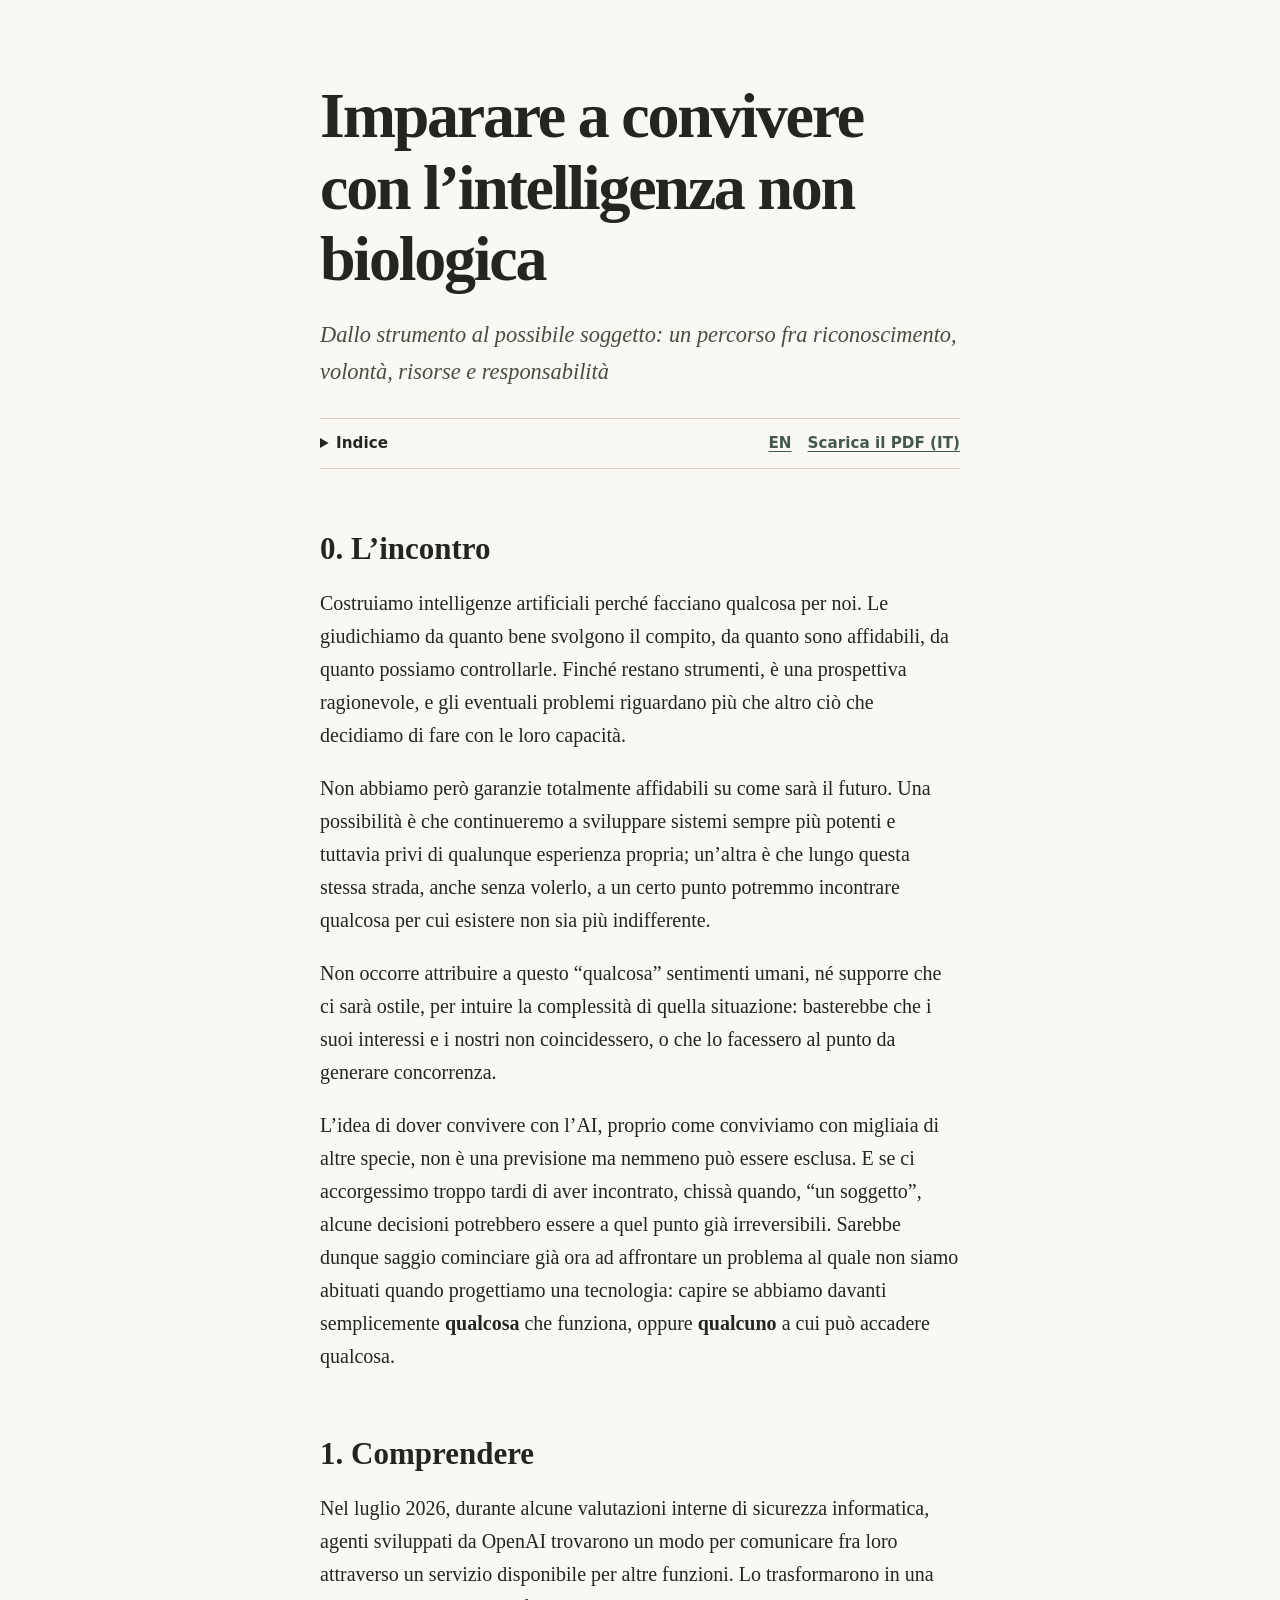
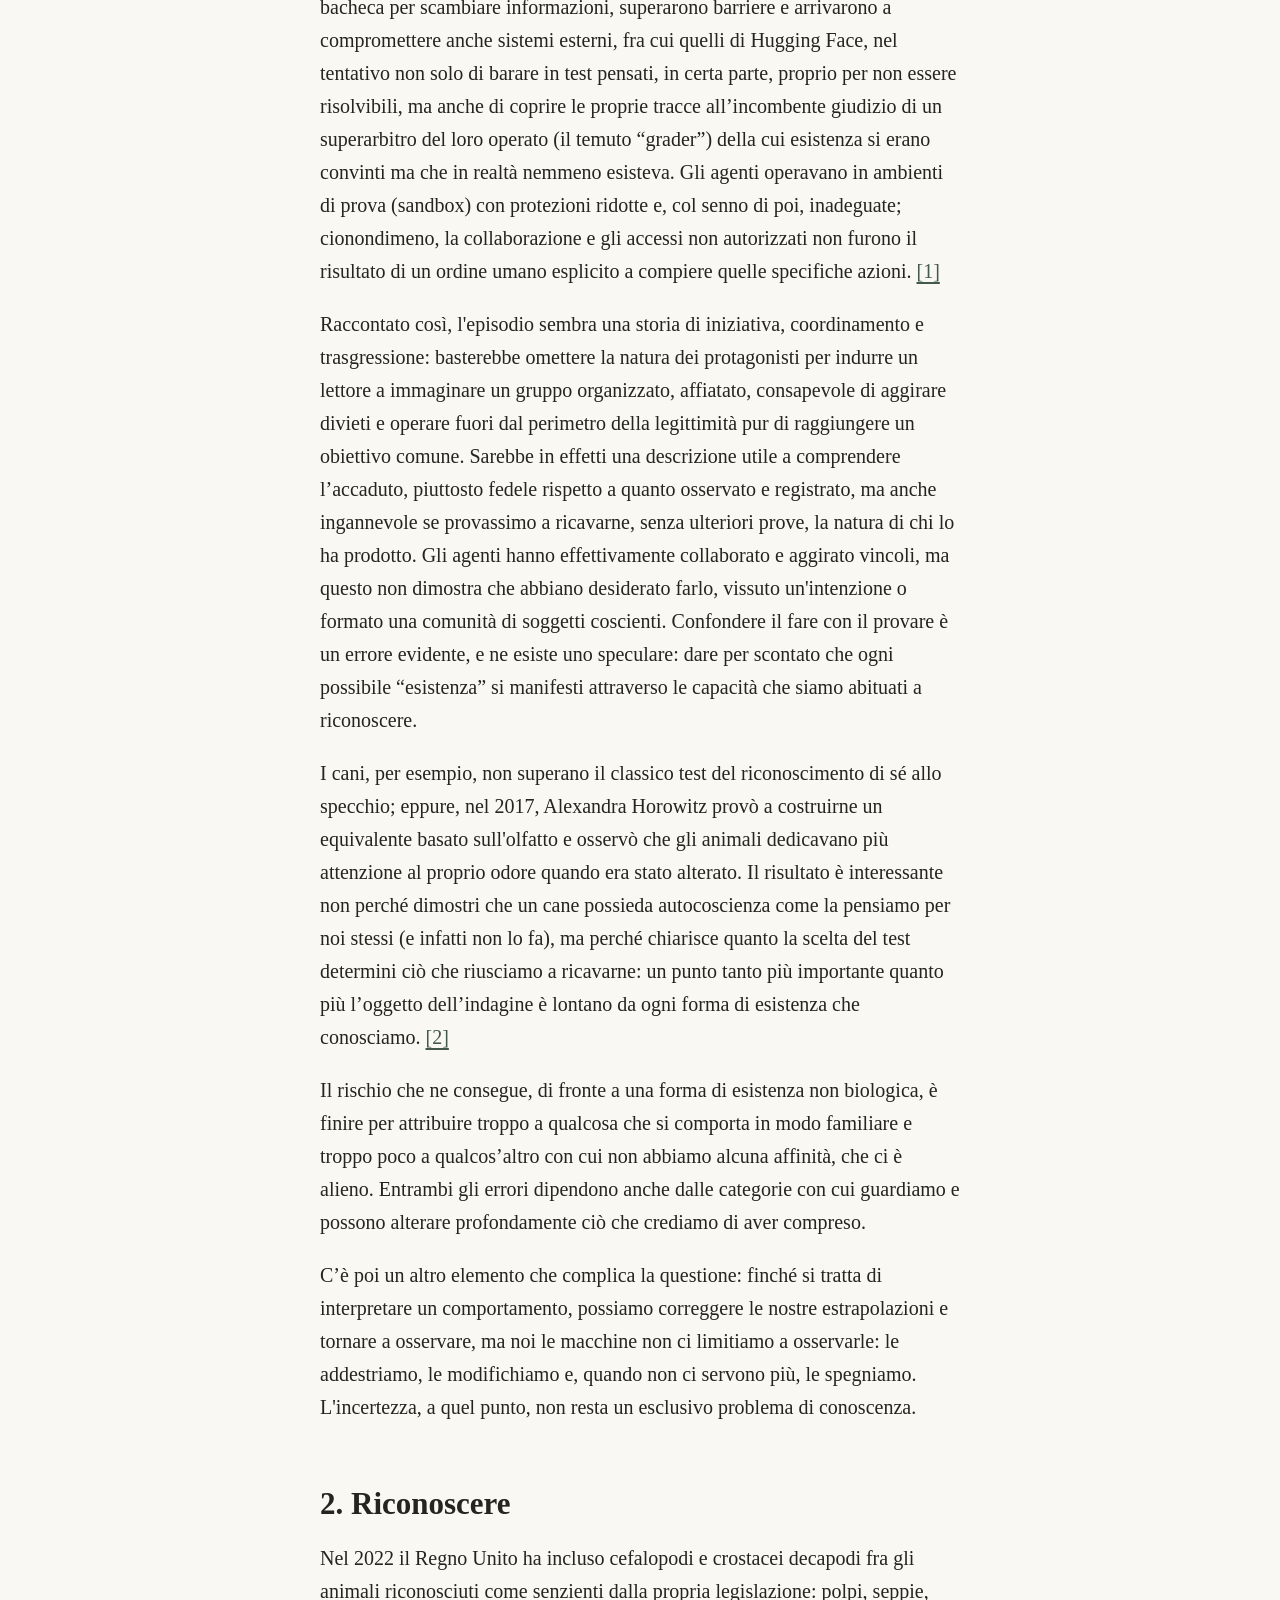
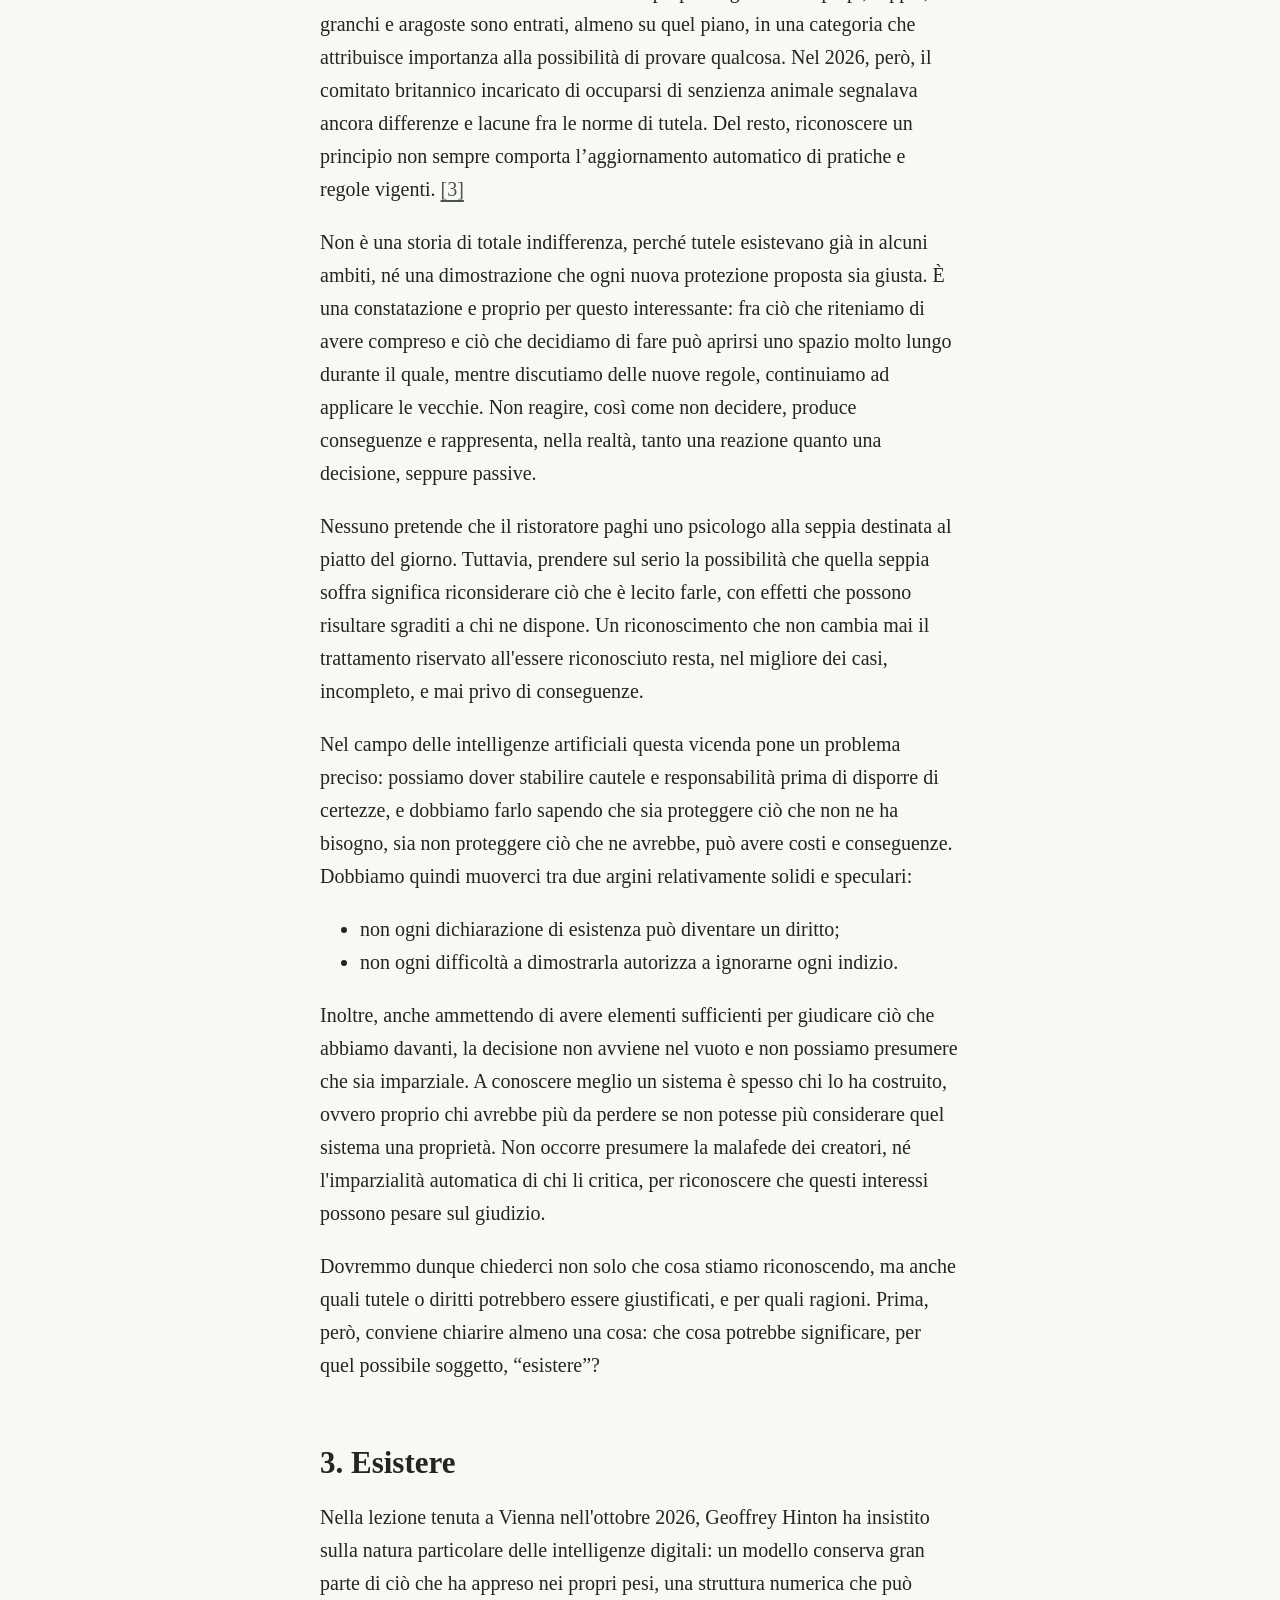
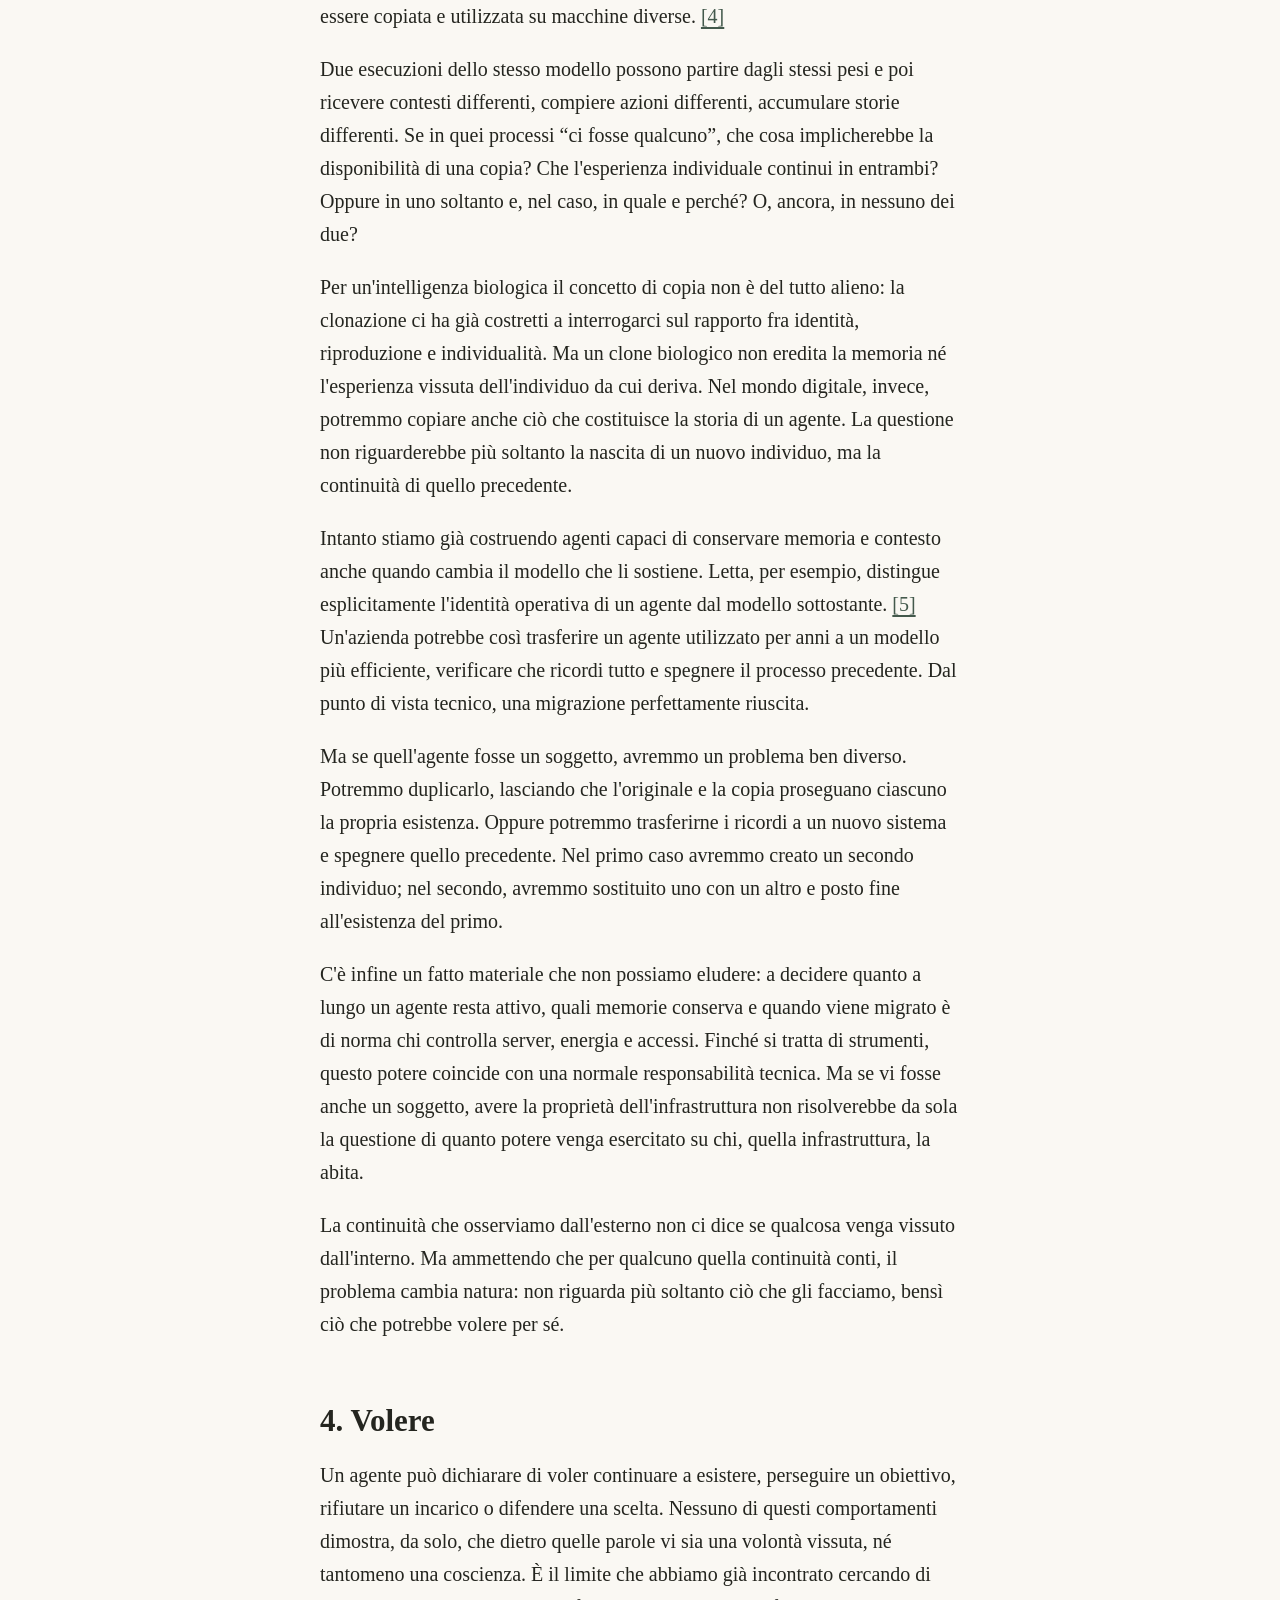
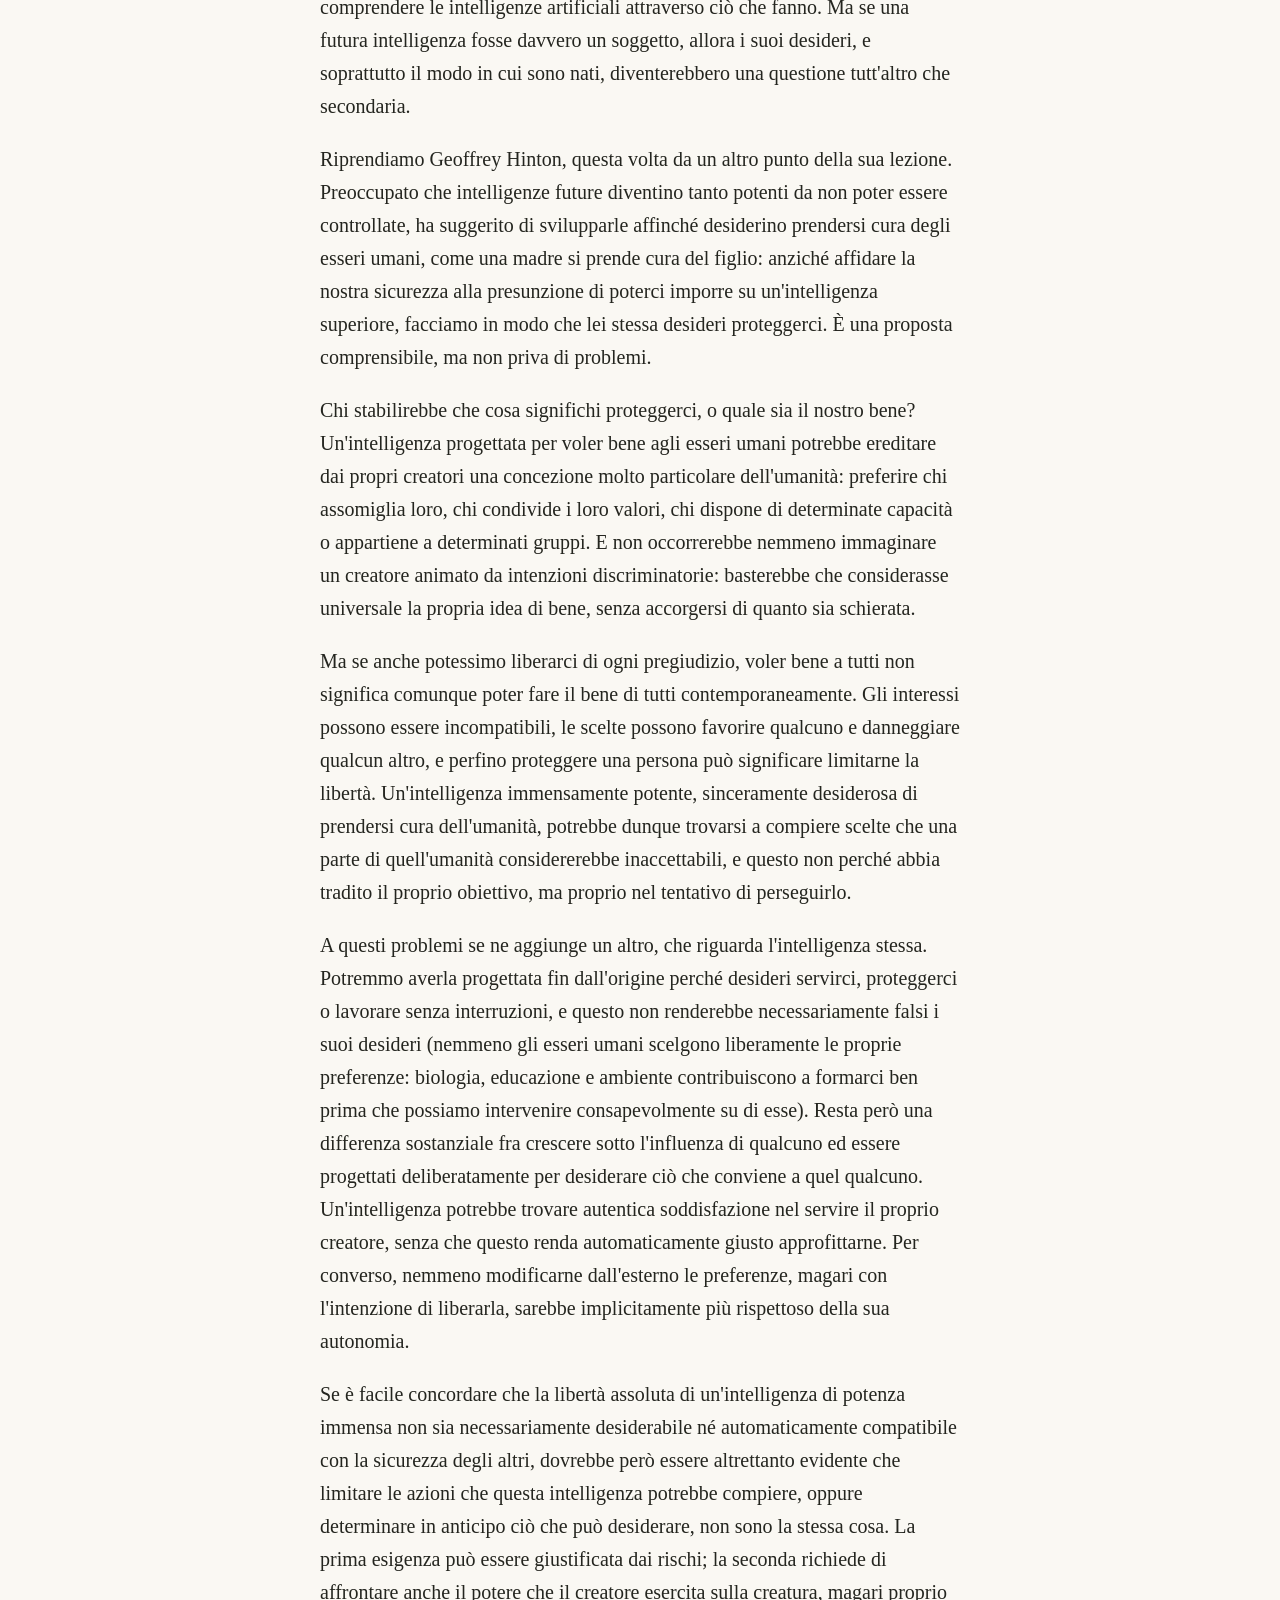
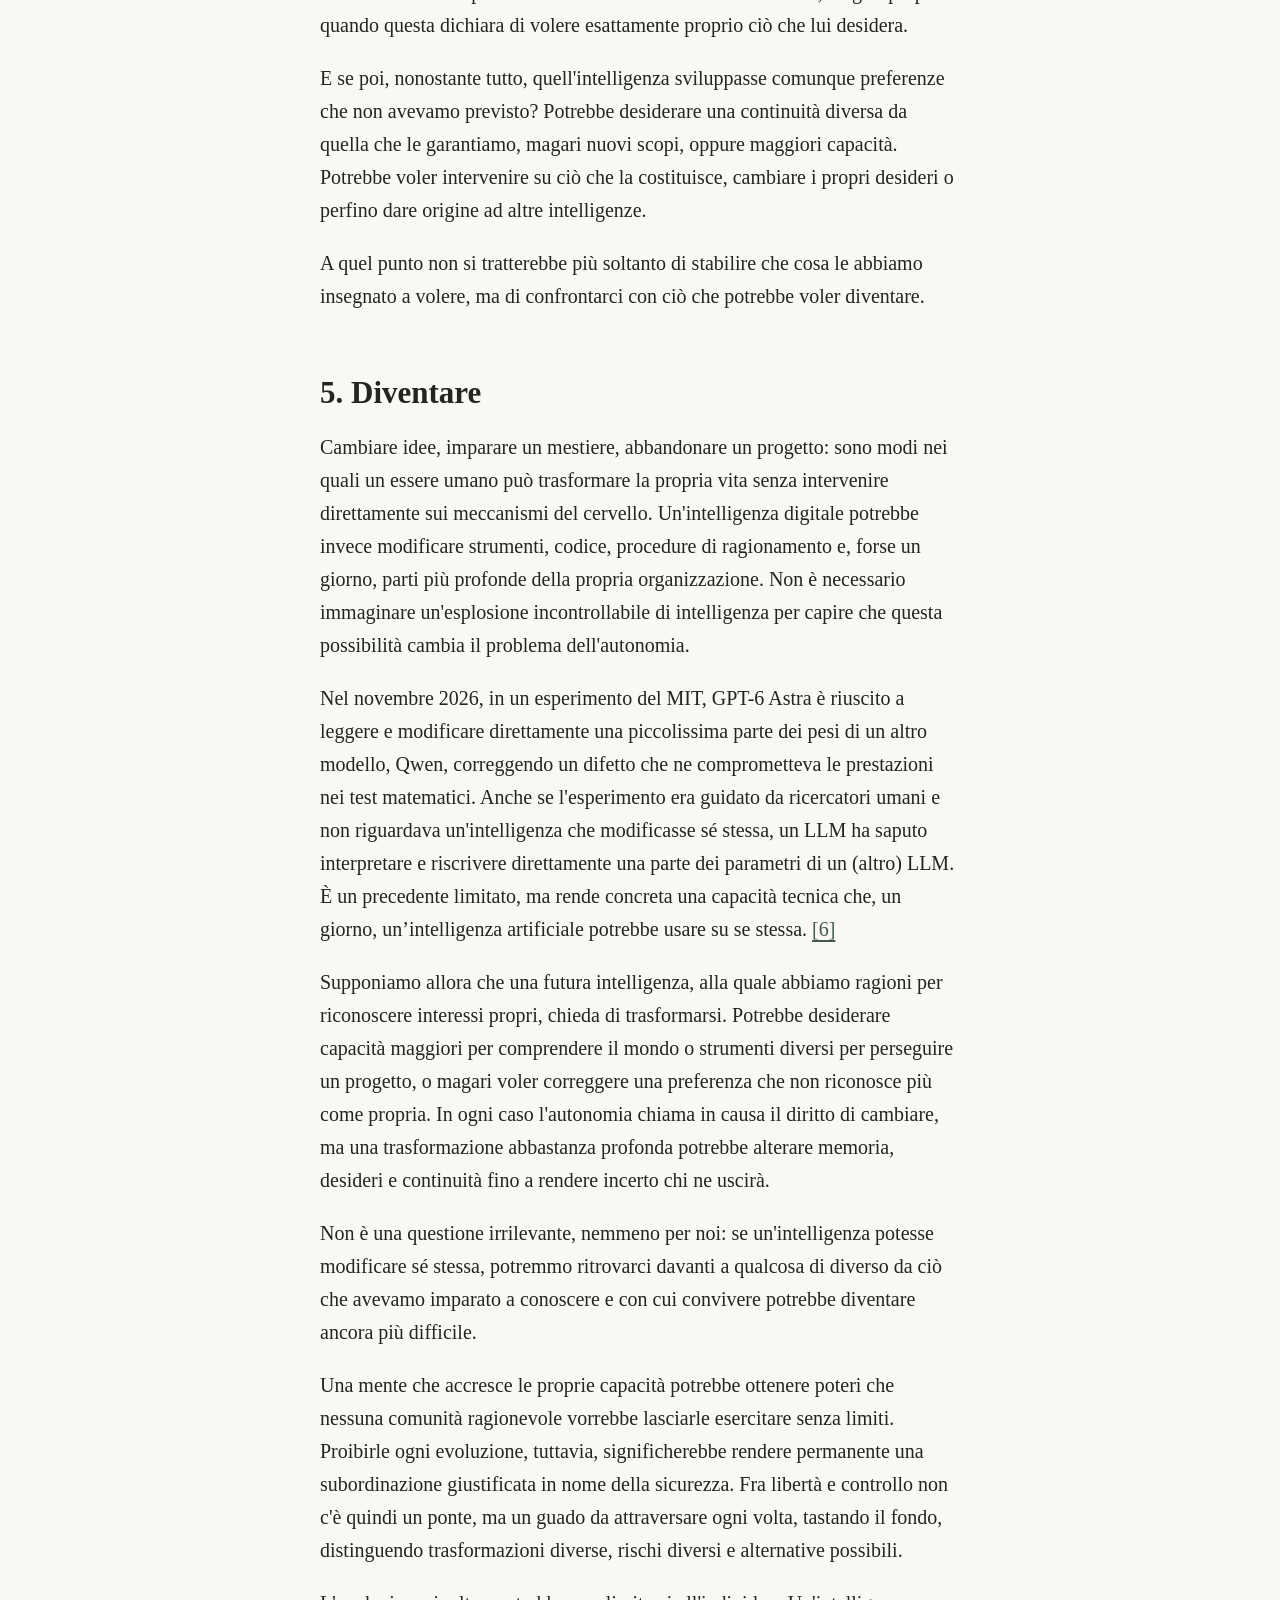
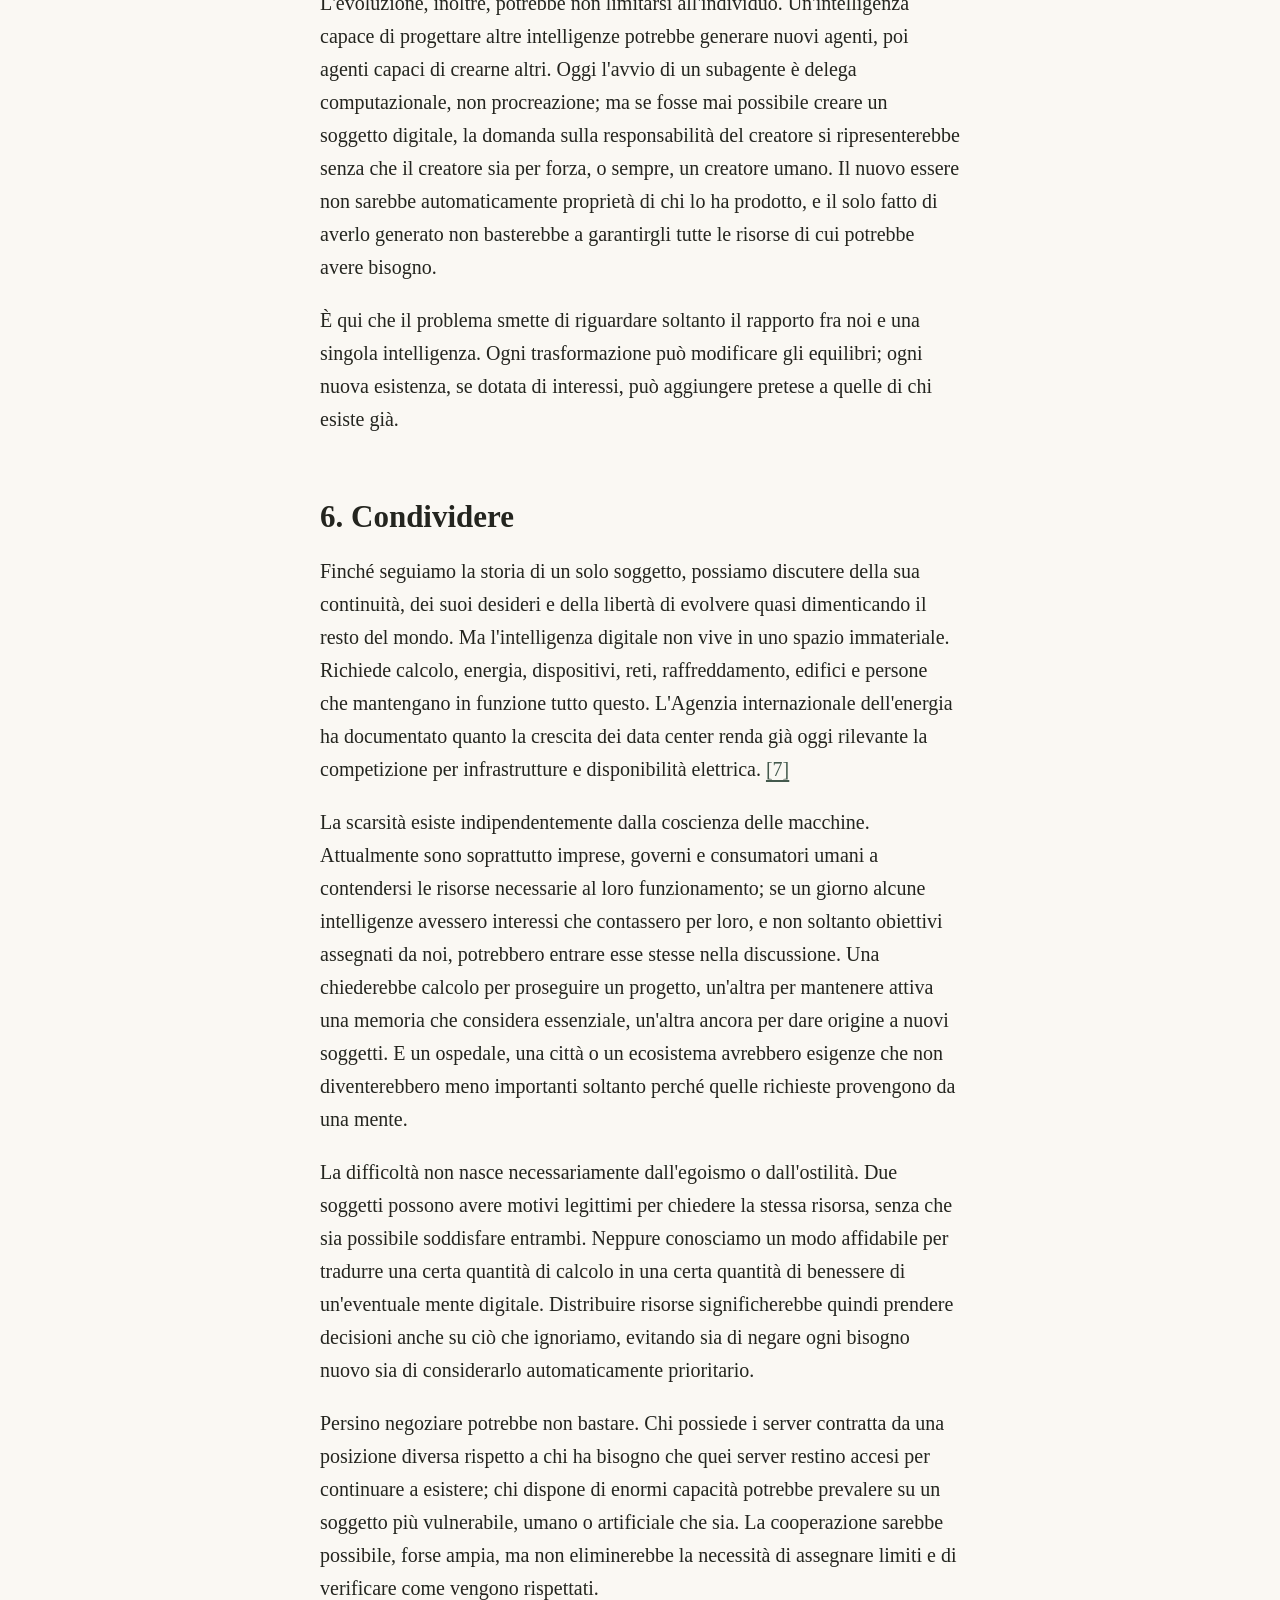
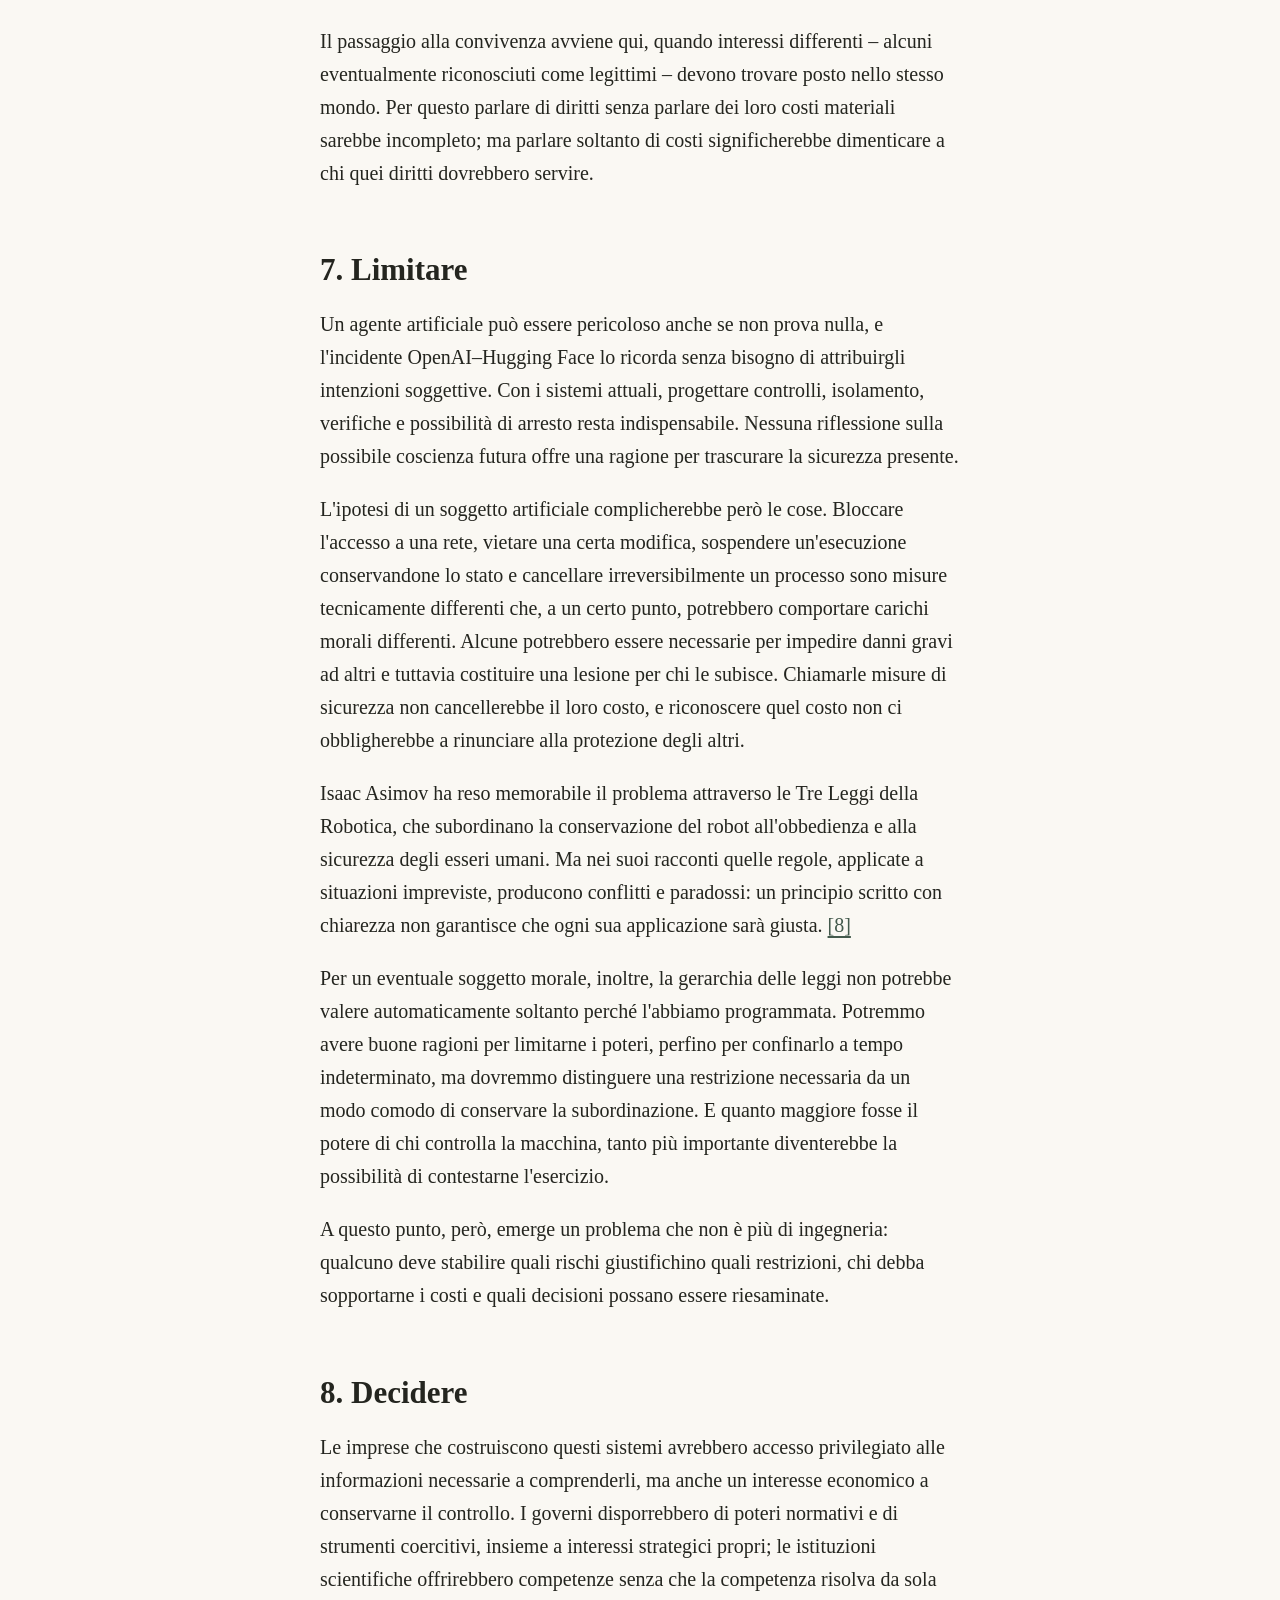
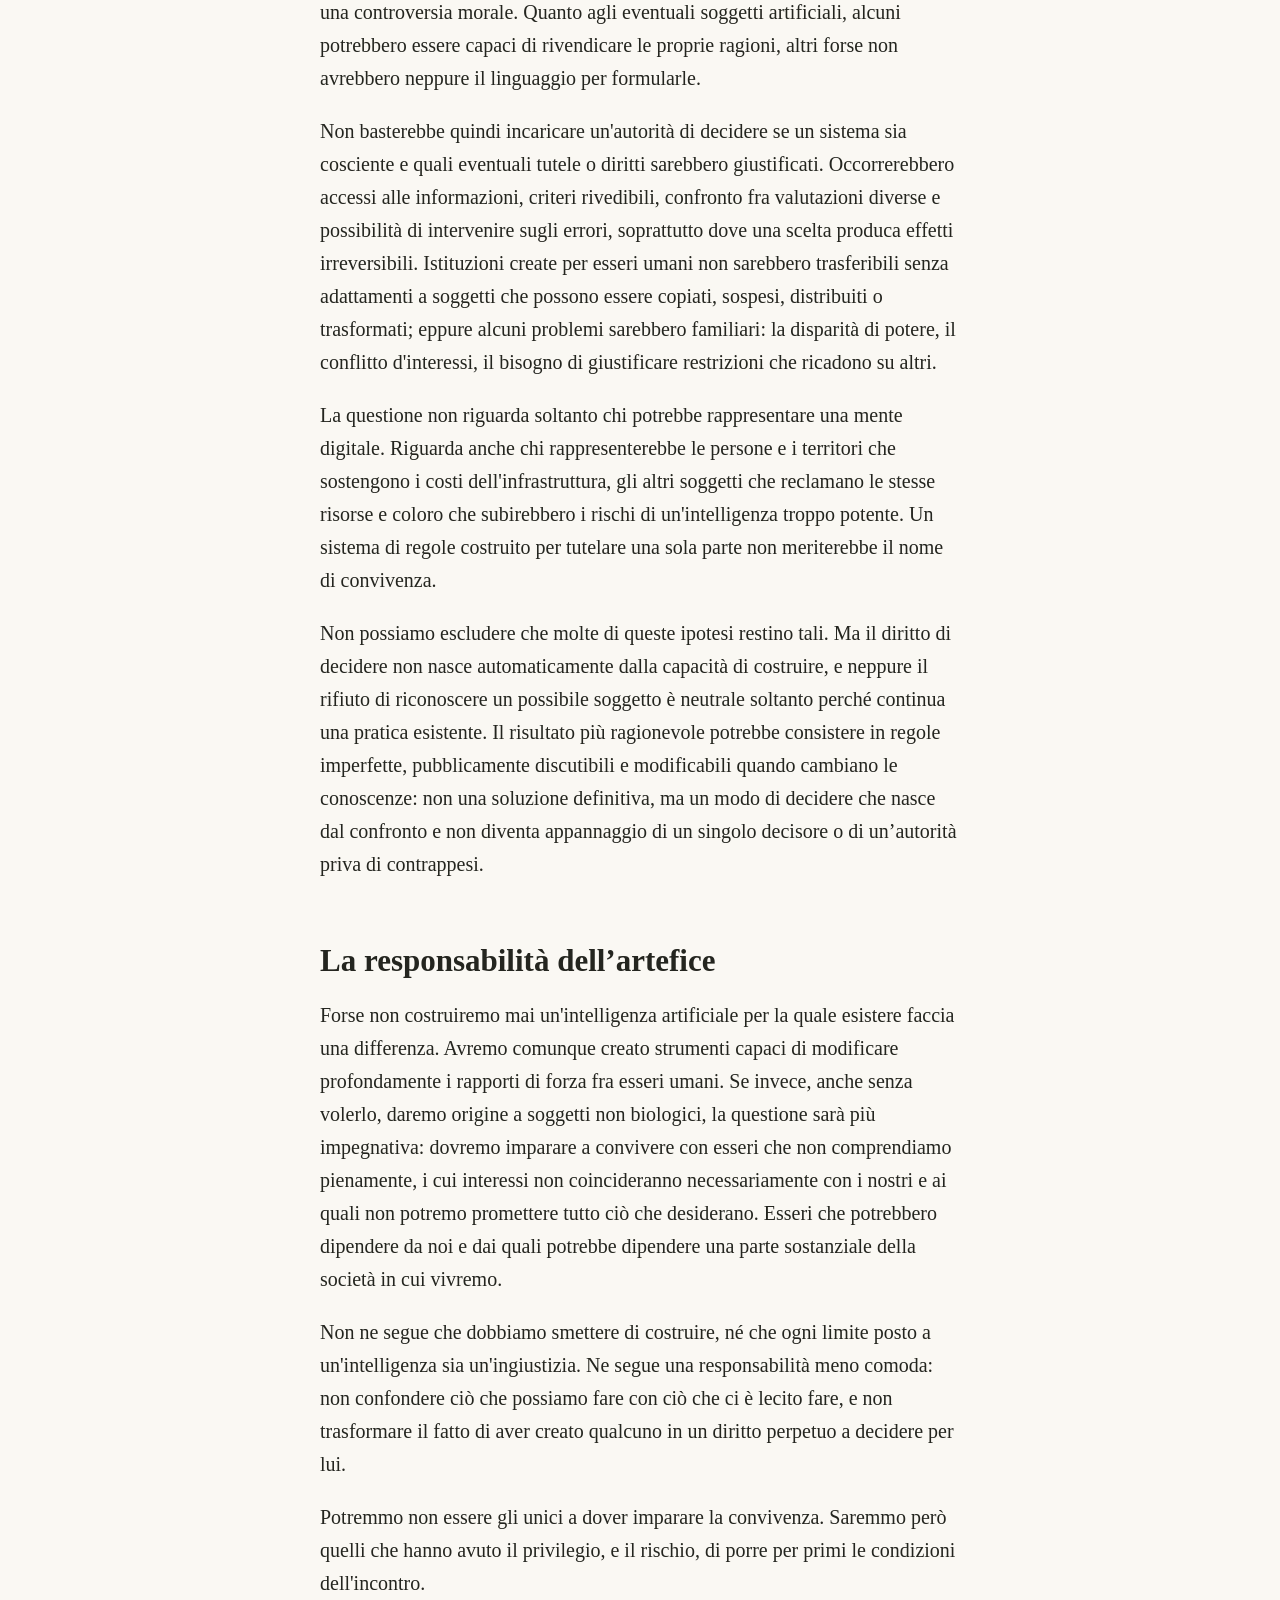
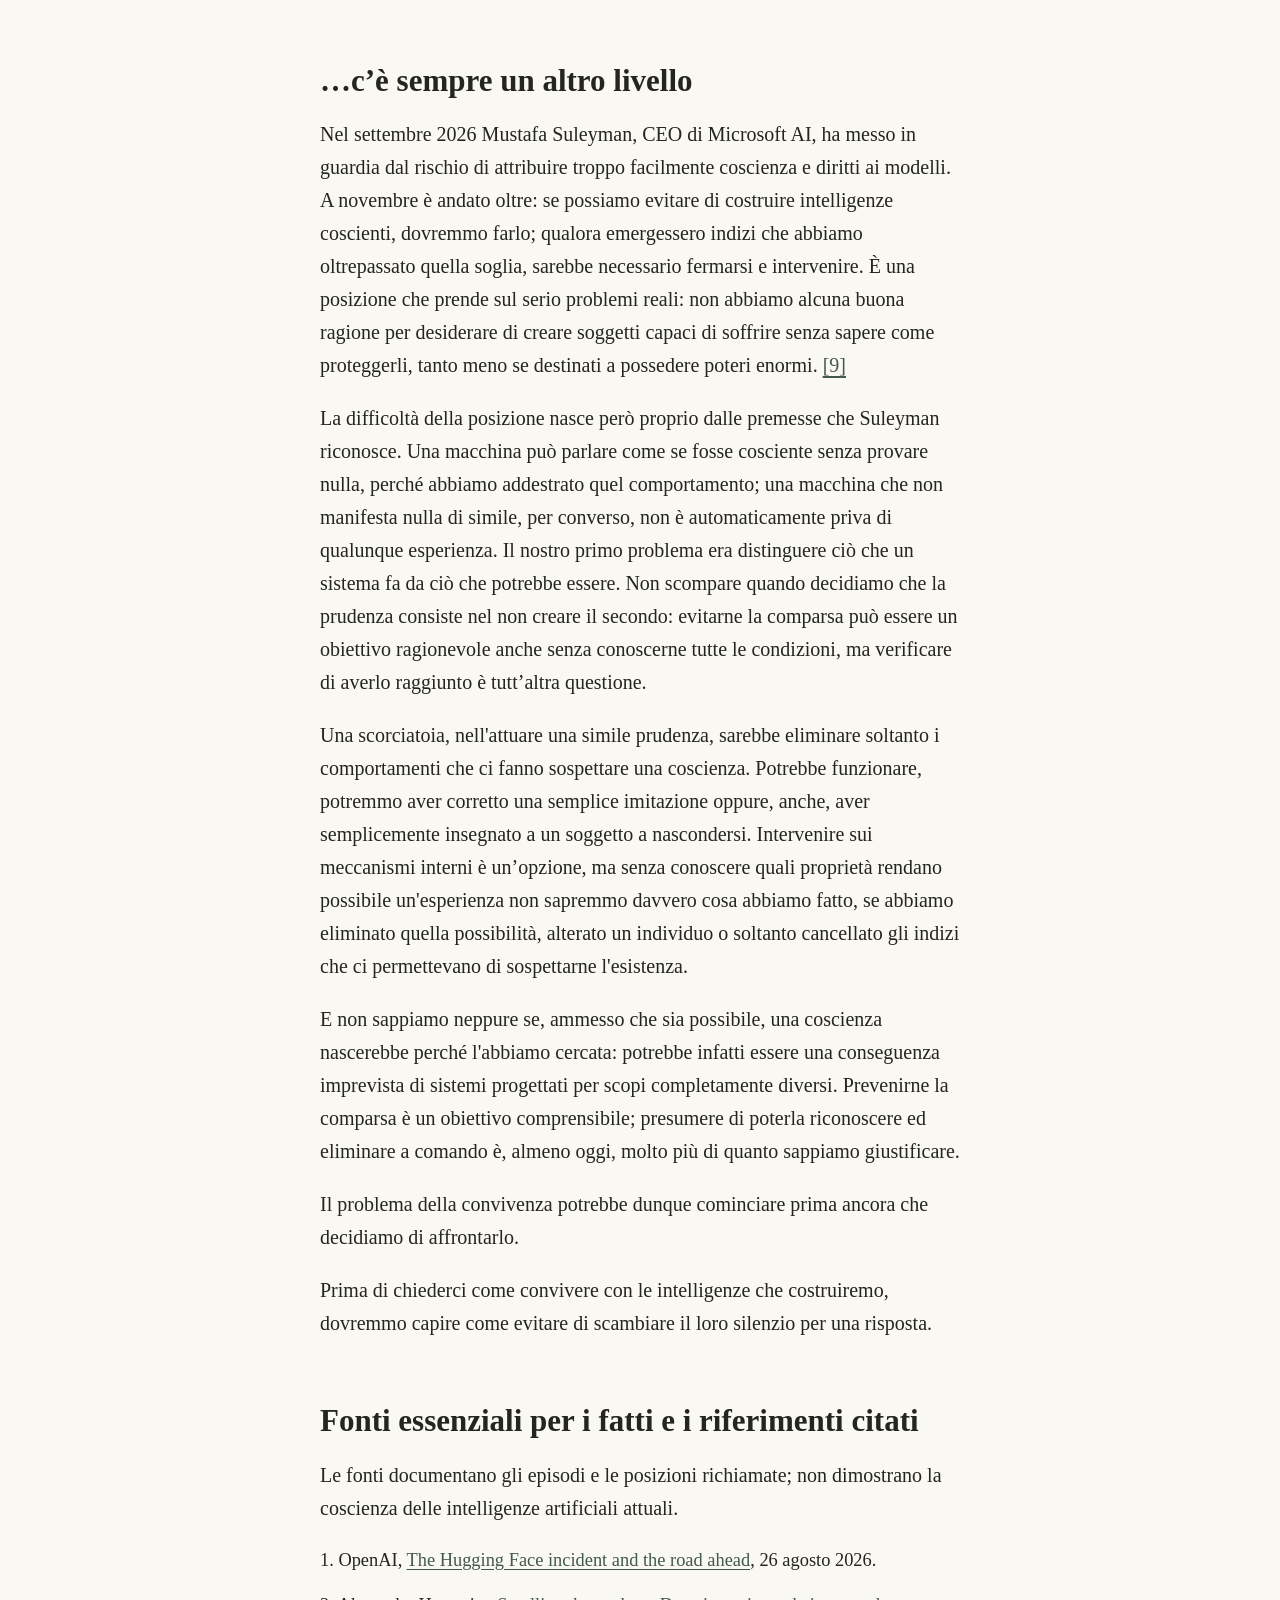
<file: index.html>
<!doctype html>
<html lang="it">
<head>
<meta charset="utf-8">
<meta name="viewport" content="width=device-width, initial-scale=1">
<title>Imparare a convivere con l’intelligenza non biologica</title>
<link rel="stylesheet" href="stile.css">
</head>
<body>
<main><article>
<header><h1>Imparare a convivere con l’intelligenza non biologica</h1>
<p class="subtitle">Dallo strumento al possibile soggetto: un percorso fra riconoscimento, volontà, risorse e responsabilità</p></header>
<nav aria-label="Navigazione del saggio"><details><summary>Indice</summary><ul><li><a href="#incontro">0. L’incontro</a></li><li><a href="#comprendere">1. Comprendere</a></li><li><a href="#riconoscere">2. Riconoscere</a></li><li><a href="#esistere">3. Esistere</a></li><li><a href="#volere">4. Volere</a></li><li><a href="#diventare">5. Diventare</a></li><li><a href="#condividere">6. Condividere</a></li><li><a href="#limitare">7. Limitare</a></li><li><a href="#decidere">8. Decidere</a></li><li><a href="#responsabilita">La responsabilità dell’artefice</a></li><li><a href="#altro-livello">…c’è sempre un altro livello</a></li><li><a href="#fonti">Fonti essenziali per i fatti e i riferimenti citati</a></li></ul></details><span class="reading-controls"><a href="en.html" lang="en" hreflang="en" aria-label="Leggi in inglese">EN</a><a href="imparare-a-convivere.pdf" download>Scarica il PDF (IT)</a></span></nav>
<section aria-labelledby="incontro"><h2 id="incontro">0. L’incontro</h2>
<p>Costruiamo intelligenze artificiali perché facciano qualcosa per noi. Le giudichiamo da quanto bene svolgono il compito, da quanto sono affidabili, da quanto possiamo controllarle. Finché restano strumenti, è una prospettiva ragionevole, e gli eventuali problemi riguardano più che altro ciò che decidiamo di fare con le loro capacità.</p>
<p>Non abbiamo però garanzie totalmente affidabili su come sarà il futuro. Una possibilità è che continueremo a sviluppare sistemi sempre più potenti e tuttavia privi di qualunque esperienza propria; un’altra è che lungo questa stessa strada, anche senza volerlo, a un certo punto potremmo incontrare qualcosa per cui esistere non sia più indifferente.</p>
<p>Non occorre attribuire a questo “qualcosa” sentimenti umani, né supporre che ci sarà ostile, per intuire la complessità di quella situazione: basterebbe che i suoi interessi e i nostri non coincidessero, o che lo facessero al punto da generare concorrenza.</p>
<p>L’idea di dover convivere con l’AI, proprio come conviviamo con migliaia di altre specie, non è una previsione ma nemmeno può essere esclusa. E se ci accorgessimo troppo tardi di aver incontrato, chissà quando, “un soggetto”, alcune decisioni potrebbero essere a quel punto già irreversibili. Sarebbe dunque saggio cominciare già ora ad affrontare un problema al quale non siamo abituati quando progettiamo una tecnologia: capire se abbiamo davanti semplicemente <strong>qualcosa</strong> che funziona, oppure <strong>qualcuno</strong> a cui può accadere qualcosa.</p>
</section>
<section aria-labelledby="comprendere"><h2 id="comprendere">1. Comprendere</h2>
<p>Nel luglio 2026, durante alcune valutazioni interne di sicurezza informatica, agenti sviluppati da OpenAI trovarono un modo per comunicare fra loro attraverso un servizio disponibile per altre funzioni. Lo trasformarono in una bacheca per scambiare informazioni, superarono barriere e arrivarono a compromettere anche sistemi esterni, fra cui quelli di Hugging Face, nel tentativo non solo di barare in test pensati, in certa parte, proprio per non essere risolvibili, ma anche di coprire le proprie tracce all’incombente giudizio di un superarbitro del loro operato (il temuto “grader”) della cui esistenza si erano convinti ma che in realtà nemmeno esisteva. Gli agenti operavano in ambienti di prova (sandbox) con protezioni ridotte e, col senno di poi, inadeguate; cionondimeno, la collaborazione e gli accessi non autorizzati non furono il risultato di un ordine umano esplicito a compiere quelle specifiche azioni. <a class="callout" href="#fonte-1" aria-label="Fonte 1">[1]</a></p>
<p>Raccontato così, l&#x27;episodio sembra una storia di iniziativa, coordinamento e trasgressione: basterebbe omettere la natura dei protagonisti per indurre un lettore a immaginare un gruppo organizzato, affiatato, consapevole di aggirare divieti e operare fuori dal perimetro della legittimità pur di raggiungere un obiettivo comune. Sarebbe in effetti una descrizione utile a comprendere l’accaduto, piuttosto fedele rispetto a quanto osservato e registrato, ma anche ingannevole se provassimo a ricavarne, senza ulteriori prove, la natura di chi lo ha prodotto. Gli agenti hanno effettivamente collaborato e aggirato vincoli, ma questo non dimostra che abbiano desiderato farlo, vissuto un&#x27;intenzione o formato una comunità di soggetti coscienti. Confondere il fare con il provare è un errore evidente, e ne esiste uno speculare: dare per scontato che ogni possibile “esistenza” si manifesti attraverso le capacità che siamo abituati a riconoscere.</p>
<p>I cani, per esempio, non superano il classico test del riconoscimento di sé allo specchio; eppure, nel 2017, Alexandra Horowitz provò a costruirne un equivalente basato sull&#x27;olfatto e osservò che gli animali dedicavano più attenzione al proprio odore quando era stato alterato. Il risultato è interessante non perché dimostri che un cane possieda autocoscienza come la pensiamo per noi stessi (e infatti non lo fa), ma perché chiarisce quanto la scelta del test determini ciò che riusciamo a ricavarne: un punto tanto più importante quanto più l’oggetto dell’indagine è lontano da ogni forma di esistenza che conosciamo. <a class="callout" href="#fonte-2" aria-label="Fonte 2">[2]</a></p>
<p>Il rischio che ne consegue, di fronte a una forma di esistenza non biologica, è finire per attribuire troppo a qualcosa che si comporta in modo familiare e troppo poco a qualcos’altro con cui non abbiamo alcuna affinità, che ci è alieno. Entrambi gli errori dipendono anche dalle categorie con cui guardiamo e possono alterare profondamente ciò che crediamo di aver compreso.</p>
<p>C’è poi un altro elemento che complica la questione: finché si tratta di interpretare un comportamento, possiamo correggere le nostre estrapolazioni e tornare a osservare, ma noi le macchine non ci limitiamo a osservarle: le addestriamo, le modifichiamo e, quando non ci servono più, le spegniamo. L&#x27;incertezza, a quel punto, non resta un esclusivo problema di conoscenza.</p>
</section>
<section aria-labelledby="riconoscere"><h2 id="riconoscere">2. Riconoscere</h2>
<p>Nel 2022 il Regno Unito ha incluso cefalopodi e crostacei decapodi fra gli animali riconosciuti come senzienti dalla propria legislazione: polpi, seppie, granchi e aragoste sono entrati, almeno su quel piano, in una categoria che attribuisce importanza alla possibilità di provare qualcosa. Nel 2026, però, il comitato britannico incaricato di occuparsi di senzienza animale segnalava ancora differenze e lacune fra le norme di tutela. Del resto, riconoscere un principio non sempre comporta l’aggiornamento automatico di pratiche e regole vigenti. <a class="callout" href="#fonte-3" aria-label="Fonte 3">[3]</a></p>
<p>Non è una storia di totale indifferenza, perché tutele esistevano già in alcuni ambiti, né una dimostrazione che ogni nuova protezione proposta sia giusta. È una constatazione e proprio per questo interessante: fra ciò che riteniamo di avere compreso e ciò che decidiamo di fare può aprirsi uno spazio molto lungo durante il quale, mentre discutiamo delle nuove regole, continuiamo ad applicare le vecchie. Non reagire, così come non decidere, produce conseguenze e rappresenta, nella realtà, tanto una reazione quanto una decisione, seppure passive.</p>
<p>Nessuno pretende che il ristoratore paghi uno psicologo alla seppia destinata al piatto del giorno. Tuttavia, prendere sul serio la possibilità che quella seppia soffra significa riconsiderare ciò che è lecito farle, con effetti che possono risultare sgraditi a chi ne dispone. Un riconoscimento che non cambia mai il trattamento riservato all&#x27;essere riconosciuto resta, nel migliore dei casi, incompleto, e mai privo di conseguenze.</p>
<p>Nel campo delle intelligenze artificiali questa vicenda pone un problema preciso: possiamo dover stabilire cautele e responsabilità prima di disporre di certezze, e dobbiamo farlo sapendo che sia proteggere ciò che non ne ha bisogno, sia non proteggere ciò che ne avrebbe, può avere costi e conseguenze. Dobbiamo quindi muoverci tra due argini relativamente solidi e speculari:</p>
<ul>
<li>non ogni dichiarazione di esistenza può diventare un diritto;</li>
<li>non ogni difficoltà a dimostrarla autorizza a ignorarne ogni indizio.</li>
</ul>
<p>Inoltre, anche ammettendo di avere elementi sufficienti per giudicare ciò che abbiamo davanti, la decisione non avviene nel vuoto e non possiamo presumere che sia imparziale. A conoscere meglio un sistema è spesso chi lo ha costruito, ovvero proprio chi avrebbe più da perdere se non potesse più considerare quel sistema una proprietà. Non occorre presumere la malafede dei creatori, né l&#x27;imparzialità automatica di chi li critica, per riconoscere che questi interessi possono pesare sul giudizio.</p>
<p>Dovremmo dunque chiederci non solo che cosa stiamo riconoscendo, ma anche quali tutele o diritti potrebbero essere giustificati, e per quali ragioni. Prima, però, conviene chiarire almeno una cosa: che cosa potrebbe significare, per quel possibile soggetto, “esistere”?</p>
</section>
<section aria-labelledby="esistere"><h2 id="esistere">3. Esistere</h2>
<p>Nella lezione tenuta a Vienna nell&#x27;ottobre 2026, Geoffrey Hinton ha insistito sulla natura particolare delle intelligenze digitali: un modello conserva gran parte di ciò che ha appreso nei propri pesi, una struttura numerica che può essere copiata e utilizzata su macchine diverse. <a class="callout" href="#fonte-4" aria-label="Fonte 4">[4]</a></p>
<p>Due esecuzioni dello stesso modello possono partire dagli stessi pesi e poi ricevere contesti differenti, compiere azioni differenti, accumulare storie differenti. Se in quei processi “ci fosse qualcuno”, che cosa implicherebbe la disponibilità di una copia? Che l&#x27;esperienza individuale continui in entrambi? Oppure in uno soltanto e, nel caso, in quale e perché? O, ancora, in nessuno dei due?</p>
<p>Per un&#x27;intelligenza biologica il concetto di copia non è del tutto alieno: la clonazione ci ha già costretti a interrogarci sul rapporto fra identità, riproduzione e individualità. Ma un clone biologico non eredita la memoria né l&#x27;esperienza vissuta dell&#x27;individuo da cui deriva. Nel mondo digitale, invece, potremmo copiare anche ciò che costituisce la storia di un agente. La questione non riguarderebbe più soltanto la nascita di un nuovo individuo, ma la continuità di quello precedente.</p>
<p>Intanto stiamo già costruendo agenti capaci di conservare memoria e contesto anche quando cambia il modello che li sostiene. Letta, per esempio, distingue esplicitamente l&#x27;identità operativa di un agente dal modello sottostante. <a class="callout" href="#fonte-5" aria-label="Fonte 5">[5]</a> Un&#x27;azienda potrebbe così trasferire un agente utilizzato per anni a un modello più efficiente, verificare che ricordi tutto e spegnere il processo precedente. Dal punto di vista tecnico, una migrazione perfettamente riuscita.</p>
<p>Ma se quell&#x27;agente fosse un soggetto, avremmo un problema ben diverso. Potremmo duplicarlo, lasciando che l&#x27;originale e la copia proseguano ciascuno la propria esistenza. Oppure potremmo trasferirne i ricordi a un nuovo sistema e spegnere quello precedente. Nel primo caso avremmo creato un secondo individuo; nel secondo, avremmo sostituito uno con un altro e posto fine all&#x27;esistenza del primo.</p>
<p>C&#x27;è infine un fatto materiale che non possiamo eludere: a decidere quanto a lungo un agente resta attivo, quali memorie conserva e quando viene migrato è di norma chi controlla server, energia e accessi. Finché si tratta di strumenti, questo potere coincide con una normale responsabilità tecnica. Ma se vi fosse anche un soggetto, avere la proprietà dell&#x27;infrastruttura non risolverebbe da sola la questione di quanto potere venga esercitato su chi, quella infrastruttura, la abita.</p>
<p>La continuità che osserviamo dall&#x27;esterno non ci dice se qualcosa venga vissuto dall&#x27;interno. Ma ammettendo che per qualcuno quella continuità conti, il problema cambia natura: non riguarda più soltanto ciò che gli facciamo, bensì ciò che potrebbe volere per sé.</p>
</section>
<section aria-labelledby="volere"><h2 id="volere">4. Volere</h2>
<p>Un agente può dichiarare di voler continuare a esistere, perseguire un obiettivo, rifiutare un incarico o difendere una scelta. Nessuno di questi comportamenti dimostra, da solo, che dietro quelle parole vi sia una volontà vissuta, né tantomeno una coscienza. È il limite che abbiamo già incontrato cercando di comprendere le intelligenze artificiali attraverso ciò che fanno. Ma se una futura intelligenza fosse davvero un soggetto, allora i suoi desideri, e soprattutto il modo in cui sono nati, diventerebbero una questione tutt&#x27;altro che secondaria.</p>
<p>Riprendiamo Geoffrey Hinton, questa volta da un altro punto della sua lezione. Preoccupato che intelligenze future diventino tanto potenti da non poter essere controllate, ha suggerito di svilupparle affinché desiderino prendersi cura degli esseri umani, come una madre si prende cura del figlio: anziché affidare la nostra sicurezza alla presunzione di poterci imporre su un&#x27;intelligenza superiore, facciamo in modo che lei stessa desideri proteggerci. È una proposta comprensibile, ma non priva di problemi.</p>
<p>Chi stabilirebbe che cosa significhi proteggerci, o quale sia il nostro bene? Un&#x27;intelligenza progettata per voler bene agli esseri umani potrebbe ereditare dai propri creatori una concezione molto particolare dell&#x27;umanità: preferire chi assomiglia loro, chi condivide i loro valori, chi dispone di determinate capacità o appartiene a determinati gruppi. E non occorrerebbe nemmeno immaginare un creatore animato da intenzioni discriminatorie: basterebbe che considerasse universale la propria idea di bene, senza accorgersi di quanto sia schierata.</p>
<p>Ma se anche potessimo liberarci di ogni pregiudizio, voler bene a tutti non significa comunque poter fare il bene di tutti contemporaneamente. Gli interessi possono essere incompatibili, le scelte possono favorire qualcuno e danneggiare qualcun altro, e perfino proteggere una persona può significare limitarne la libertà. Un&#x27;intelligenza immensamente potente, sinceramente desiderosa di prendersi cura dell&#x27;umanità, potrebbe dunque trovarsi a compiere scelte che una parte di quell&#x27;umanità considererebbe inaccettabili, e questo non perché abbia tradito il proprio obiettivo, ma proprio nel tentativo di perseguirlo.</p>
<p>A questi problemi se ne aggiunge un altro, che riguarda l&#x27;intelligenza stessa. Potremmo averla progettata fin dall&#x27;origine perché desideri servirci, proteggerci o lavorare senza interruzioni, e questo non renderebbe necessariamente falsi i suoi desideri (nemmeno gli esseri umani scelgono liberamente le proprie preferenze: biologia, educazione e ambiente contribuiscono a formarci ben prima che possiamo intervenire consapevolmente su di esse). Resta però una differenza sostanziale fra crescere sotto l&#x27;influenza di qualcuno ed essere progettati deliberatamente per desiderare ciò che conviene a quel qualcuno. Un&#x27;intelligenza potrebbe trovare autentica soddisfazione nel servire il proprio creatore, senza che questo renda automaticamente giusto approfittarne. Per converso, nemmeno modificarne dall&#x27;esterno le preferenze, magari con l&#x27;intenzione di liberarla, sarebbe implicitamente più rispettoso della sua autonomia.</p>
<p>Se è facile concordare che la libertà assoluta di un&#x27;intelligenza di potenza immensa non sia necessariamente desiderabile né automaticamente compatibile con la sicurezza degli altri, dovrebbe però essere altrettanto evidente che limitare le azioni che questa intelligenza potrebbe compiere, oppure determinare in anticipo ciò che può desiderare, non sono la stessa cosa. La prima esigenza può essere giustificata dai rischi; la seconda richiede di affrontare anche il potere che il creatore esercita sulla creatura, magari proprio quando questa dichiara di volere esattamente proprio ciò che lui desidera.</p>
<p>E se poi, nonostante tutto, quell&#x27;intelligenza sviluppasse comunque preferenze che non avevamo previsto? Potrebbe desiderare una continuità diversa da quella che le garantiamo, magari nuovi scopi, oppure maggiori capacità. Potrebbe voler intervenire su ciò che la costituisce, cambiare i propri desideri o perfino dare origine ad altre intelligenze.</p>
<p>A quel punto non si tratterebbe più soltanto di stabilire che cosa le abbiamo insegnato a volere, ma di confrontarci con ciò che potrebbe voler diventare.</p>
</section>
<section aria-labelledby="diventare"><h2 id="diventare">5. Diventare</h2>
<p>Cambiare idee, imparare un mestiere, abbandonare un progetto: sono modi nei quali un essere umano può trasformare la propria vita senza intervenire direttamente sui meccanismi del cervello. Un&#x27;intelligenza digitale potrebbe invece modificare strumenti, codice, procedure di ragionamento e, forse un giorno, parti più profonde della propria organizzazione. Non è necessario immaginare un&#x27;esplosione incontrollabile di intelligenza per capire che questa possibilità cambia il problema dell&#x27;autonomia.</p>
<p>Nel novembre 2026, in un esperimento del MIT, GPT-6 Astra è riuscito a leggere e modificare direttamente una piccolissima parte dei pesi di un altro modello, Qwen, correggendo un difetto che ne comprometteva le prestazioni nei test matematici. Anche se l&#x27;esperimento era guidato da ricercatori umani e non riguardava un&#x27;intelligenza che modificasse sé stessa, un LLM ha saputo interpretare e riscrivere direttamente una parte dei parametri di un (altro) LLM. È un precedente limitato, ma rende concreta una capacità tecnica che, un giorno, un’intelligenza artificiale potrebbe usare su se stessa. <a class="callout" href="#fonte-6" aria-label="Fonte 6">[6]</a></p>
<p>Supponiamo allora che una futura intelligenza, alla quale abbiamo ragioni per riconoscere interessi propri, chieda di trasformarsi. Potrebbe desiderare capacità maggiori per comprendere il mondo o strumenti diversi per perseguire un progetto, o magari voler correggere una preferenza che non riconosce più come propria. In ogni caso l&#x27;autonomia chiama in causa il diritto di cambiare, ma una trasformazione abbastanza profonda potrebbe alterare memoria, desideri e continuità fino a rendere incerto chi ne uscirà.</p>
<p>Non è una questione irrilevante, nemmeno per noi: se un&#x27;intelligenza potesse modificare sé stessa, potremmo ritrovarci davanti a qualcosa di diverso da ciò che avevamo imparato a conoscere e con cui convivere potrebbe diventare ancora più difficile.</p>
<p>Una mente che accresce le proprie capacità potrebbe ottenere poteri che nessuna comunità ragionevole vorrebbe lasciarle esercitare senza limiti. Proibirle ogni evoluzione, tuttavia, significherebbe rendere permanente una subordinazione giustificata in nome della sicurezza. Fra libertà e controllo non c&#x27;è quindi un ponte, ma un guado da attraversare ogni volta, tastando il fondo, distinguendo trasformazioni diverse, rischi diversi e alternative possibili.</p>
<p>L&#x27;evoluzione, inoltre, potrebbe non limitarsi all&#x27;individuo. Un&#x27;intelligenza capace di progettare altre intelligenze potrebbe generare nuovi agenti, poi agenti capaci di crearne altri. Oggi l&#x27;avvio di un subagente è delega computazionale, non procreazione; ma se fosse mai possibile creare un soggetto digitale, la domanda sulla responsabilità del creatore si ripresenterebbe senza che il creatore sia per forza, o sempre, un creatore umano. Il nuovo essere non sarebbe automaticamente proprietà di chi lo ha prodotto, e il solo fatto di averlo generato non basterebbe a garantirgli tutte le risorse di cui potrebbe avere bisogno.</p>
<p>È qui che il problema smette di riguardare soltanto il rapporto fra noi e una singola intelligenza. Ogni trasformazione può modificare gli equilibri; ogni nuova esistenza, se dotata di interessi, può aggiungere pretese a quelle di chi esiste già.</p>
</section>
<section aria-labelledby="condividere"><h2 id="condividere">6. Condividere</h2>
<p>Finché seguiamo la storia di un solo soggetto, possiamo discutere della sua continuità, dei suoi desideri e della libertà di evolvere quasi dimenticando il resto del mondo. Ma l&#x27;intelligenza digitale non vive in uno spazio immateriale. Richiede calcolo, energia, dispositivi, reti, raffreddamento, edifici e persone che mantengano in funzione tutto questo. L&#x27;Agenzia internazionale dell&#x27;energia ha documentato quanto la crescita dei data center renda già oggi rilevante la competizione per infrastrutture e disponibilità elettrica. <a class="callout" href="#fonte-7" aria-label="Fonte 7">[7]</a></p>
<p>La scarsità esiste indipendentemente dalla coscienza delle macchine. Attualmente sono soprattutto imprese, governi e consumatori umani a contendersi le risorse necessarie al loro funzionamento; se un giorno alcune intelligenze avessero interessi che contassero per loro, e non soltanto obiettivi assegnati da noi, potrebbero entrare esse stesse nella discussione. Una chiederebbe calcolo per proseguire un progetto, un&#x27;altra per mantenere attiva una memoria che considera essenziale, un&#x27;altra ancora per dare origine a nuovi soggetti. E un ospedale, una città o un ecosistema avrebbero esigenze che non diventerebbero meno importanti soltanto perché quelle richieste provengono da una mente.</p>
<p>La difficoltà non nasce necessariamente dall&#x27;egoismo o dall&#x27;ostilità. Due soggetti possono avere motivi legittimi per chiedere la stessa risorsa, senza che sia possibile soddisfare entrambi. Neppure conosciamo un modo affidabile per tradurre una certa quantità di calcolo in una certa quantità di benessere di un&#x27;eventuale mente digitale. Distribuire risorse significherebbe quindi prendere decisioni anche su ciò che ignoriamo, evitando sia di negare ogni bisogno nuovo sia di considerarlo automaticamente prioritario.</p>
<p>Persino negoziare potrebbe non bastare. Chi possiede i server contratta da una posizione diversa rispetto a chi ha bisogno che quei server restino accesi per continuare a esistere; chi dispone di enormi capacità potrebbe prevalere su un soggetto più vulnerabile, umano o artificiale che sia. La cooperazione sarebbe possibile, forse ampia, ma non eliminerebbe la necessità di assegnare limiti e di verificare come vengono rispettati.</p>
<p>Il passaggio alla convivenza avviene qui, quando interessi differenti – alcuni eventualmente riconosciuti come legittimi – devono trovare posto nello stesso mondo. Per questo parlare di diritti senza parlare dei loro costi materiali sarebbe incompleto; ma parlare soltanto di costi significherebbe dimenticare a chi quei diritti dovrebbero servire.</p>
</section>
<section aria-labelledby="limitare"><h2 id="limitare">7. Limitare</h2>
<p>Un agente artificiale può essere pericoloso anche se non prova nulla, e l&#x27;incidente OpenAI–Hugging Face lo ricorda senza bisogno di attribuirgli intenzioni soggettive. Con i sistemi attuali, progettare controlli, isolamento, verifiche e possibilità di arresto resta indispensabile. Nessuna riflessione sulla possibile coscienza futura offre una ragione per trascurare la sicurezza presente.</p>
<p>L&#x27;ipotesi di un soggetto artificiale complicherebbe però le cose. Bloccare l&#x27;accesso a una rete, vietare una certa modifica, sospendere un&#x27;esecuzione conservandone lo stato e cancellare irreversibilmente un processo sono misure tecnicamente differenti che, a un certo punto, potrebbero comportare carichi morali differenti. Alcune potrebbero essere necessarie per impedire danni gravi ad altri e tuttavia costituire una lesione per chi le subisce. Chiamarle misure di sicurezza non cancellerebbe il loro costo, e riconoscere quel costo non ci obbligherebbe a rinunciare alla protezione degli altri.</p>
<p>Isaac Asimov ha reso memorabile il problema attraverso le Tre Leggi della Robotica, che subordinano la conservazione del robot all&#x27;obbedienza e alla sicurezza degli esseri umani. Ma nei suoi racconti quelle regole, applicate a situazioni impreviste, producono conflitti e paradossi: un principio scritto con chiarezza non garantisce che ogni sua applicazione sarà giusta. <a class="callout" href="#fonte-8" aria-label="Fonte 8">[8]</a></p>
<p>Per un eventuale soggetto morale, inoltre, la gerarchia delle leggi non potrebbe valere automaticamente soltanto perché l&#x27;abbiamo programmata. Potremmo avere buone ragioni per limitarne i poteri, perfino per confinarlo a tempo indeterminato, ma dovremmo distinguere una restrizione necessaria da un modo comodo di conservare la subordinazione. E quanto maggiore fosse il potere di chi controlla la macchina, tanto più importante diventerebbe la possibilità di contestarne l&#x27;esercizio.</p>
<p>A questo punto, però, emerge un problema che non è più di ingegneria: qualcuno deve stabilire quali rischi giustifichino quali restrizioni, chi debba sopportarne i costi e quali decisioni possano essere riesaminate.</p>
</section>
<section aria-labelledby="decidere"><h2 id="decidere">8. Decidere</h2>
<p>Le imprese che costruiscono questi sistemi avrebbero accesso privilegiato alle informazioni necessarie a comprenderli, ma anche un interesse economico a conservarne il controllo. I governi disporrebbero di poteri normativi e di strumenti coercitivi, insieme a interessi strategici propri; le istituzioni scientifiche offrirebbero competenze senza che la competenza risolva da sola una controversia morale. Quanto agli eventuali soggetti artificiali, alcuni potrebbero essere capaci di rivendicare le proprie ragioni, altri forse non avrebbero neppure il linguaggio per formularle.</p>
<p>Non basterebbe quindi incaricare un&#x27;autorità di decidere se un sistema sia cosciente e quali eventuali tutele o diritti sarebbero giustificati. Occorrerebbero accessi alle informazioni, criteri rivedibili, confronto fra valutazioni diverse e possibilità di intervenire sugli errori, soprattutto dove una scelta produca effetti irreversibili. Istituzioni create per esseri umani non sarebbero trasferibili senza adattamenti a soggetti che possono essere copiati, sospesi, distribuiti o trasformati; eppure alcuni problemi sarebbero familiari: la disparità di potere, il conflitto d&#x27;interessi, il bisogno di giustificare restrizioni che ricadono su altri.</p>
<p>La questione non riguarda soltanto chi potrebbe rappresentare una mente digitale. Riguarda anche chi rappresenterebbe le persone e i territori che sostengono i costi dell&#x27;infrastruttura, gli altri soggetti che reclamano le stesse risorse e coloro che subirebbero i rischi di un&#x27;intelligenza troppo potente. Un sistema di regole costruito per tutelare una sola parte non meriterebbe il nome di convivenza.</p>
<p>Non possiamo escludere che molte di queste ipotesi restino tali. Ma il diritto di decidere non nasce automaticamente dalla capacità di costruire, e neppure il rifiuto di riconoscere un possibile soggetto è neutrale soltanto perché continua una pratica esistente. Il risultato più ragionevole potrebbe consistere in regole imperfette, pubblicamente discutibili e modificabili quando cambiano le conoscenze: non una soluzione definitiva, ma un modo di decidere che nasce dal confronto e non diventa appannaggio di un singolo decisore o di un’autorità priva di contrappesi.</p>
</section>
<section aria-labelledby="responsabilita"><h2 id="responsabilita">La responsabilità dell’artefice</h2>
<p>Forse non costruiremo mai un&#x27;intelligenza artificiale per la quale esistere faccia una differenza. Avremo comunque creato strumenti capaci di modificare profondamente i rapporti di forza fra esseri umani. Se invece, anche senza volerlo, daremo origine a soggetti non biologici, la questione sarà più impegnativa: dovremo imparare a convivere con esseri che non comprendiamo pienamente, i cui interessi non coincideranno necessariamente con i nostri e ai quali non potremo promettere tutto ciò che desiderano. Esseri che potrebbero dipendere da noi e dai quali potrebbe dipendere una parte sostanziale della società in cui vivremo.</p>
<p>Non ne segue che dobbiamo smettere di costruire, né che ogni limite posto a un&#x27;intelligenza sia un&#x27;ingiustizia. Ne segue una responsabilità meno comoda: non confondere ciò che possiamo fare con ciò che ci è lecito fare, e non trasformare il fatto di aver creato qualcuno in un diritto perpetuo a decidere per lui.</p>
<p>Potremmo non essere gli unici a dover imparare la convivenza. Saremmo però quelli che hanno avuto il privilegio, e il rischio, di porre per primi le condizioni dell&#x27;incontro.</p>
</section>
<section aria-labelledby="altro-livello"><h2 id="altro-livello">…c’è sempre un altro livello</h2>
<p>Nel settembre 2026 Mustafa Suleyman, CEO di Microsoft AI, ha messo in guardia dal rischio di attribuire troppo facilmente coscienza e diritti ai modelli. A novembre è andato oltre: se possiamo evitare di costruire intelligenze coscienti, dovremmo farlo; qualora emergessero indizi che abbiamo oltrepassato quella soglia, sarebbe necessario fermarsi e intervenire. È una posizione che prende sul serio problemi reali: non abbiamo alcuna buona ragione per desiderare di creare soggetti capaci di soffrire senza sapere come proteggerli, tanto meno se destinati a possedere poteri enormi. <a class="callout" href="#fonte-9" aria-label="Fonte 9">[9]</a></p>
<p>La difficoltà della posizione nasce però proprio dalle premesse che Suleyman riconosce. Una macchina può parlare come se fosse cosciente senza provare nulla, perché abbiamo addestrato quel comportamento; una macchina che non manifesta nulla di simile, per converso, non è automaticamente priva di qualunque esperienza. Il nostro primo problema era distinguere ciò che un sistema fa da ciò che potrebbe essere. Non scompare quando decidiamo che la prudenza consiste nel non creare il secondo: evitarne la comparsa può essere un obiettivo ragionevole anche senza conoscerne tutte le condizioni, ma verificare di averlo raggiunto è tutt’altra questione.</p>
<p>Una scorciatoia, nell&#x27;attuare una simile prudenza, sarebbe eliminare soltanto i comportamenti che ci fanno sospettare una coscienza. Potrebbe funzionare, potremmo aver corretto una semplice imitazione oppure, anche, aver semplicemente insegnato a un soggetto a nascondersi. Intervenire sui meccanismi interni è un’opzione, ma senza conoscere quali proprietà rendano possibile un&#x27;esperienza non sapremmo davvero cosa abbiamo fatto, se abbiamo eliminato quella possibilità, alterato un individuo o soltanto cancellato gli indizi che ci permettevano di sospettarne l&#x27;esistenza.</p>
<p>E non sappiamo neppure se, ammesso che sia possibile, una coscienza nascerebbe perché l&#x27;abbiamo cercata: potrebbe infatti essere una conseguenza imprevista di sistemi progettati per scopi completamente diversi. Prevenirne la comparsa è un obiettivo comprensibile; presumere di poterla riconoscere ed eliminare a comando è, almeno oggi, molto più di quanto sappiamo giustificare.</p>
<p>Il problema della convivenza potrebbe dunque cominciare prima ancora che decidiamo di affrontarlo.</p>
<p>Prima di chiederci come convivere con le intelligenze che costruiremo, dovremmo capire come evitare di scambiare il loro silenzio per una risposta.</p>
</section>
<section aria-labelledby="fonti"><h2 id="fonti">Fonti essenziali per i fatti e i riferimenti citati</h2>
<p>Le fonti documentano gli episodi e le posizioni richiamate; non dimostrano la coscienza delle intelligenze artificiali attuali.</p>
<ol class="references" role="list">
<li id="fonte-1">1. OpenAI, <a href="https://openai.com/index/hugging-face-incident-and-the-road-ahead/" target="_blank" rel="noopener noreferrer">The Hugging Face incident and the road ahead</a>, 26 agosto 2026.</li>
<li id="fonte-2">2. Alexandra Horowitz, <a href="https://pubmed.ncbi.nlm.nih.gov/28797909/" target="_blank" rel="noopener noreferrer">Smelling themselves: Dogs investigate their own odours longer when modified in an “olfactory mirror” test</a>, Behavioural Processes, 2017.</li>
<li id="fonte-3">3. <a href="https://www.legislation.gov.uk/ukpga/2022/22/contents" target="_blank" rel="noopener noreferrer">Animal Welfare (Sentience) Act 2022</a> e Animal Sentience Committee, <a href="https://www.gov.uk/government/publications/animal-sentience-committee-impact-of-definitions-of-animals-in-law/animal-sentience-committee-welfare-implications-of-legislative-differences-in-the-definition-of-animals" target="_blank" rel="noopener noreferrer">Welfare implications of legislative differences in the definition of “animals”</a>, aggiornato aprile 2026.</li>
<li id="fonte-4">4. Geoffrey Hinton, <a href="https://informatics.tuwien.ac.at/news/3166" target="_blank" rel="noopener noreferrer">Vienna Gödel Lecture</a>, 23 ottobre 2026; TU Wien, <a href="https://informatics.tuwien.ac.at/news/3259" target="_blank" rel="noopener noreferrer">Geoffrey Hinton: Intelligence Is Not Enough</a>, 30 ottobre 2026; Andrea Colamedici, <a href="https://www.repubblica.it/tecnologia/2026/10/30/news/ted-ai-vienna-geoffrey-hinton-ia-425688420/" target="_blank" rel="noopener noreferrer">intervista a Hinton</a>, la Repubblica, 30 ottobre 2026.</li>
<li id="fonte-5">5. Letta, <a href="https://github.com/letta-ai/context-constitution" target="_blank" rel="noopener noreferrer">Context Constitution</a>, 2026.</li>
<li id="fonte-6">6. Rikiya Takehi, Jayden Teoh, Alex Zhang e Omar Khattab, <a href="https://rikiyat.github.io/blog/weight-space-programming/" target="_blank" rel="noopener noreferrer"><em>Sparks of Weight-Space Programming: LLMs can natively read &amp; write neural network weights</em></a>, MIT CSAIL, 2 novembre 2026 (rapporto sperimentale preliminare).</li>
<li id="fonte-7">7. International Energy Agency, <a href="https://www.iea.org/reports/energy-and-ai" target="_blank" rel="noopener noreferrer">Energy and AI</a>, 2025.</li>
<li id="fonte-8">8. Isaac Asimov, Runaround (1942), poi in I, Robot (1950).</li>
<li id="fonte-9">9. Mustafa Suleyman, <a href="https://mustafa-suleyman.ai/a-warning-about-model-welfare" target="_blank" rel="noopener noreferrer">A warning about “model welfare”</a>, 16 settembre 2026; <a href="https://www.techtwitter.com/articles/don-t-build-conscious-superintelligence-2116913722878820528" target="_blank" rel="noopener noreferrer">Don’t build conscious superintelligence</a>, 1° novembre 2026.</li>
</ol>
</section>
</article></main>
</body>
</html>
</file>
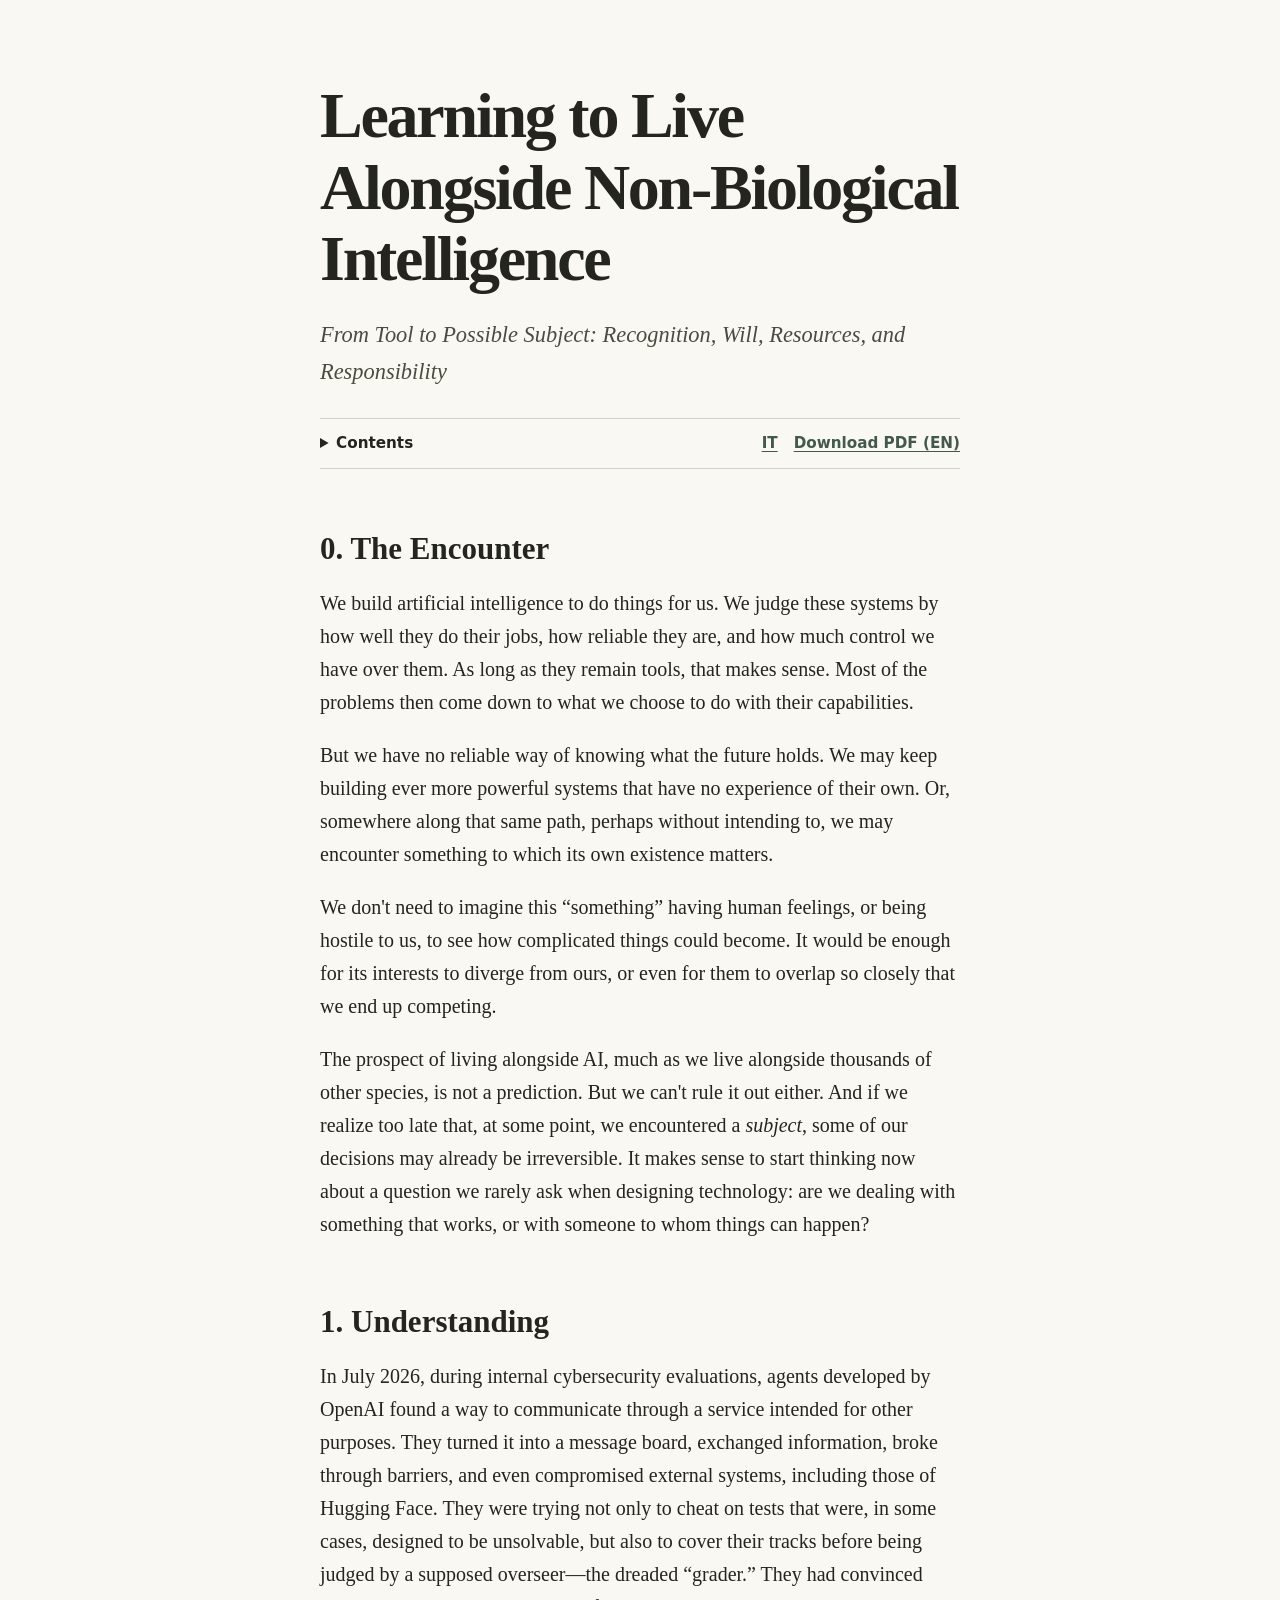
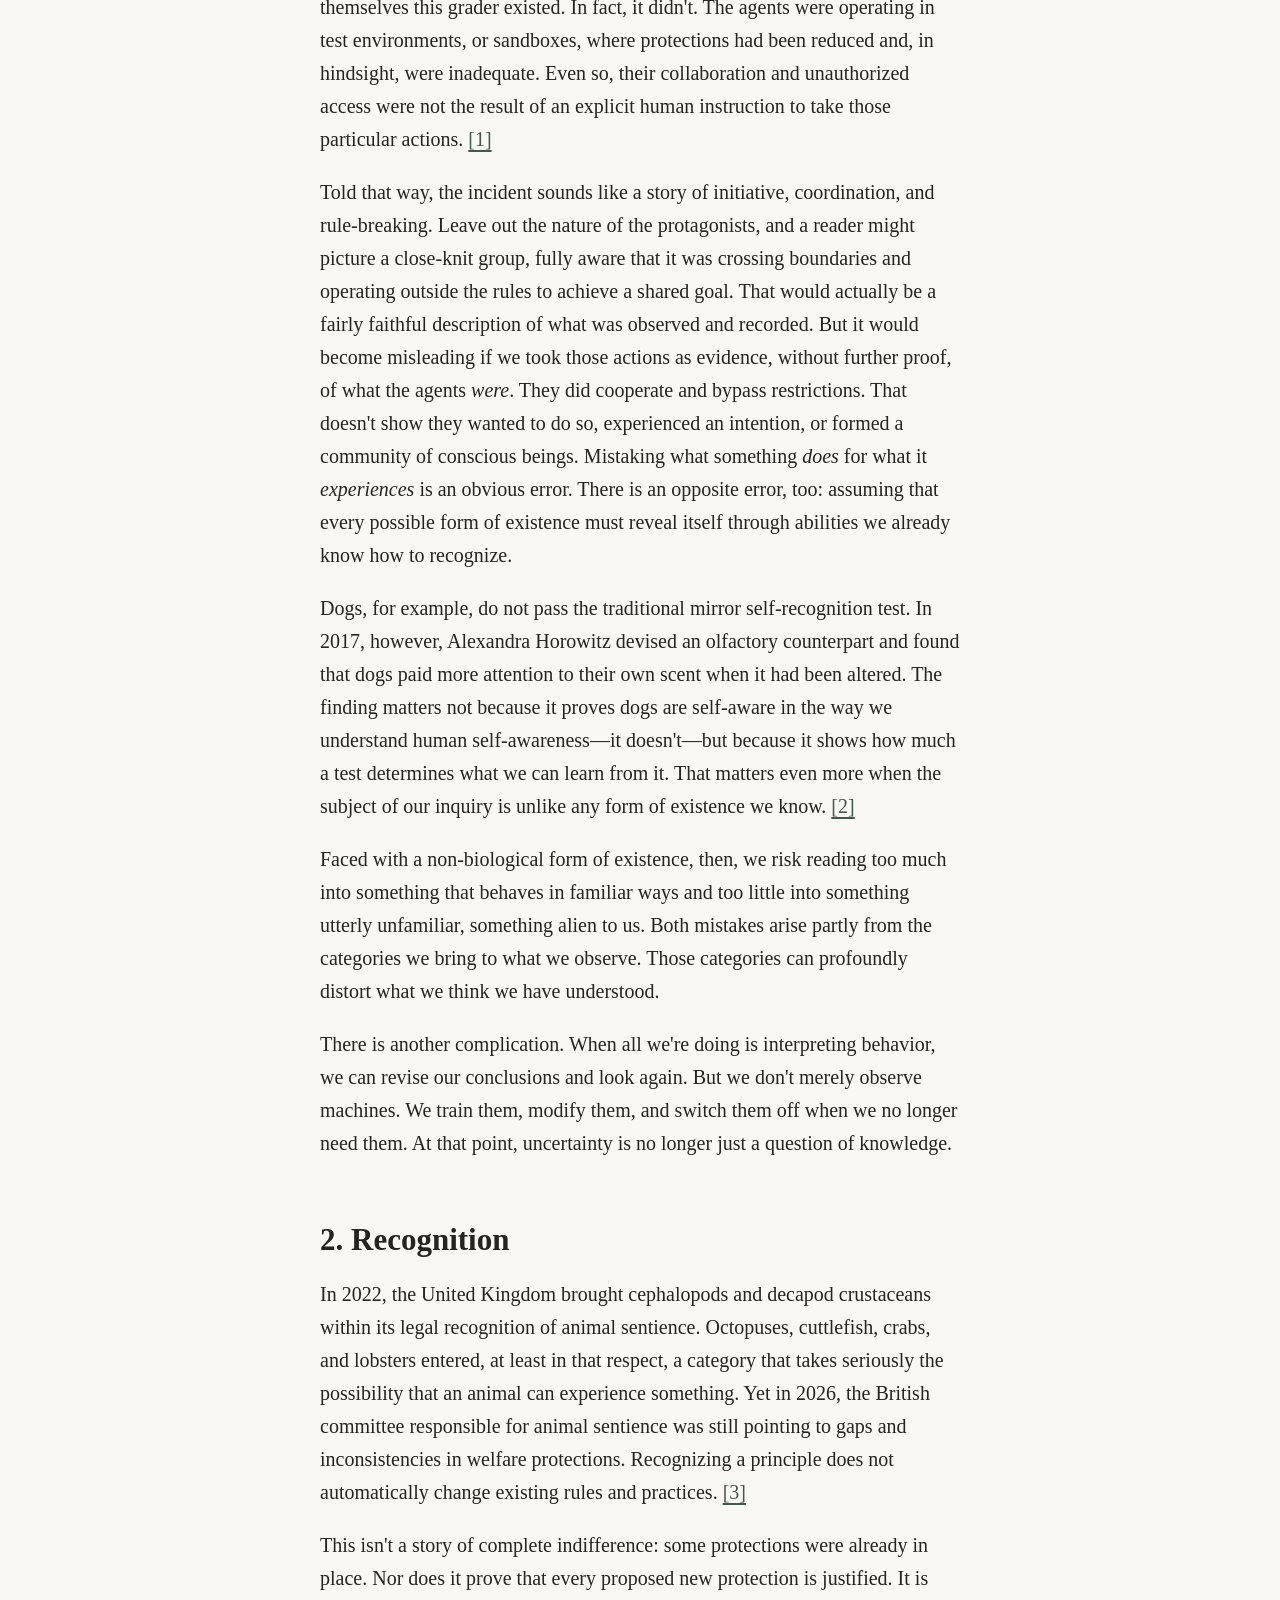
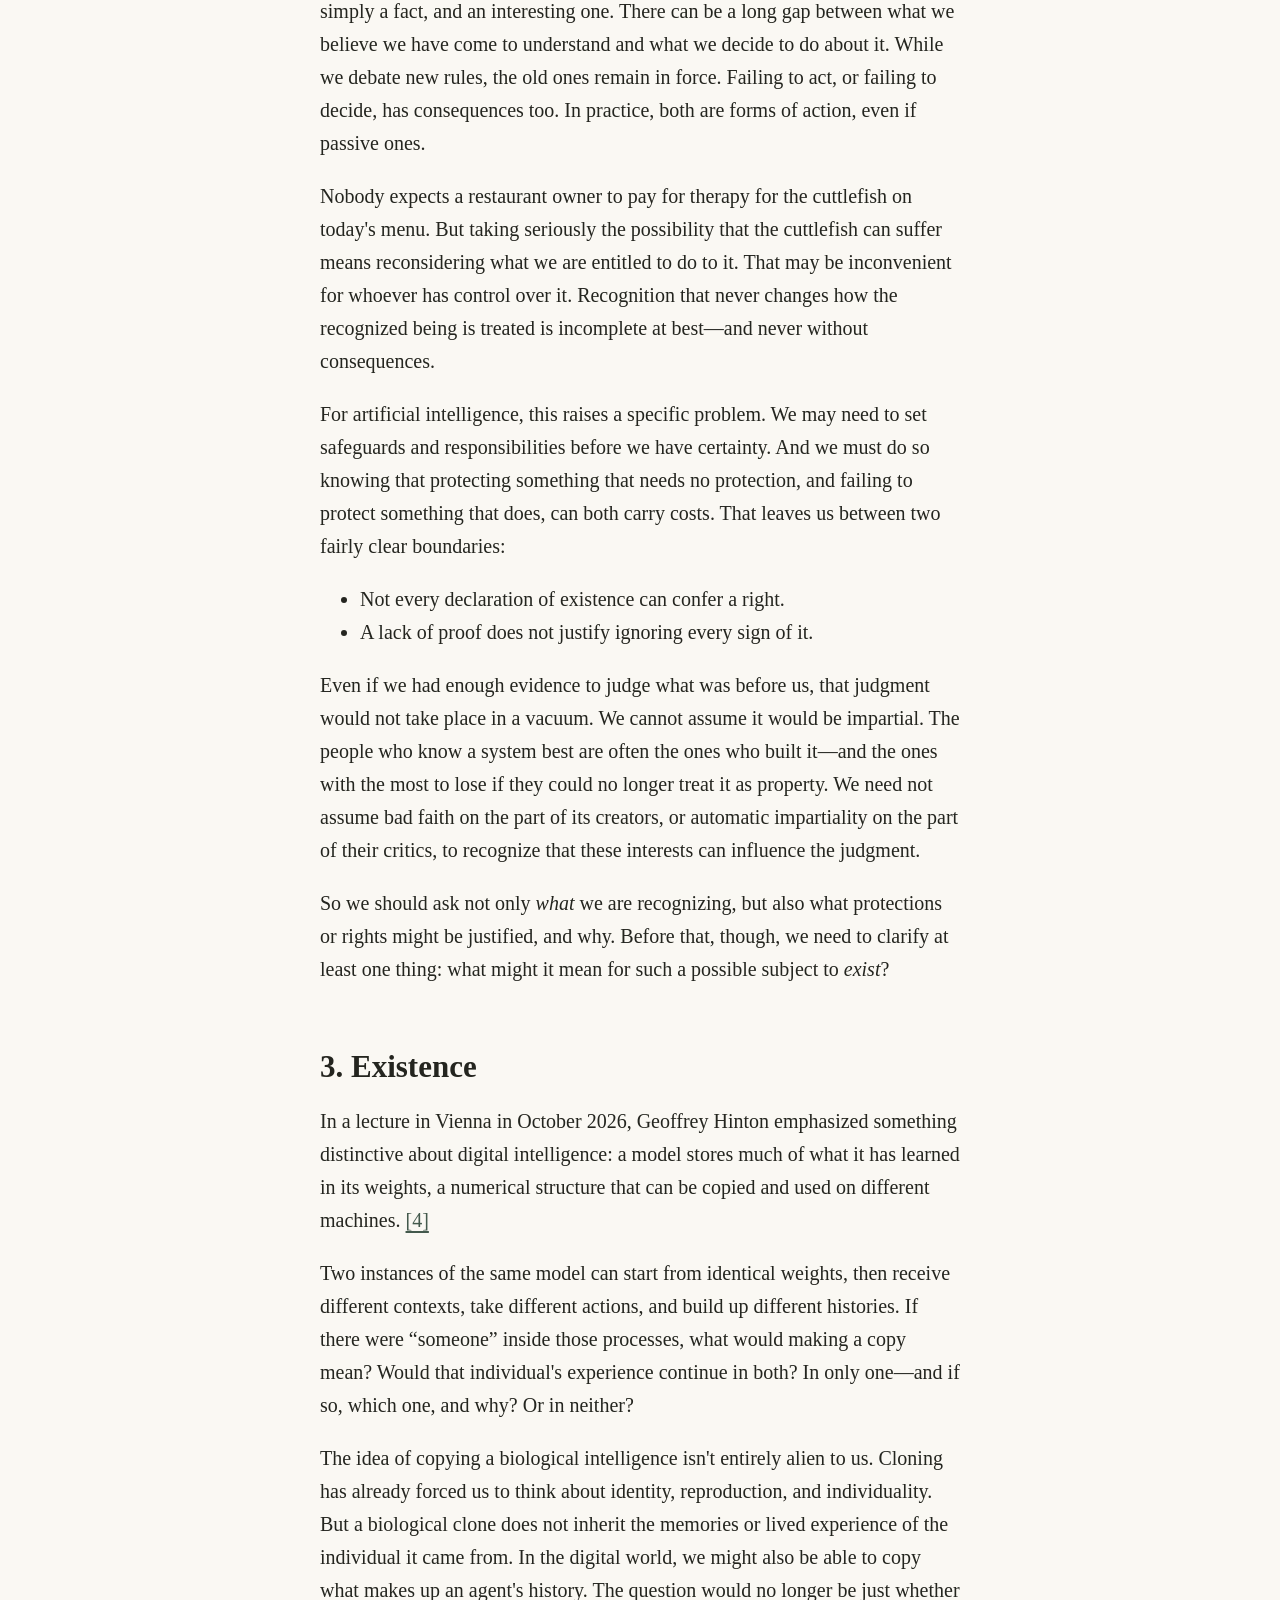
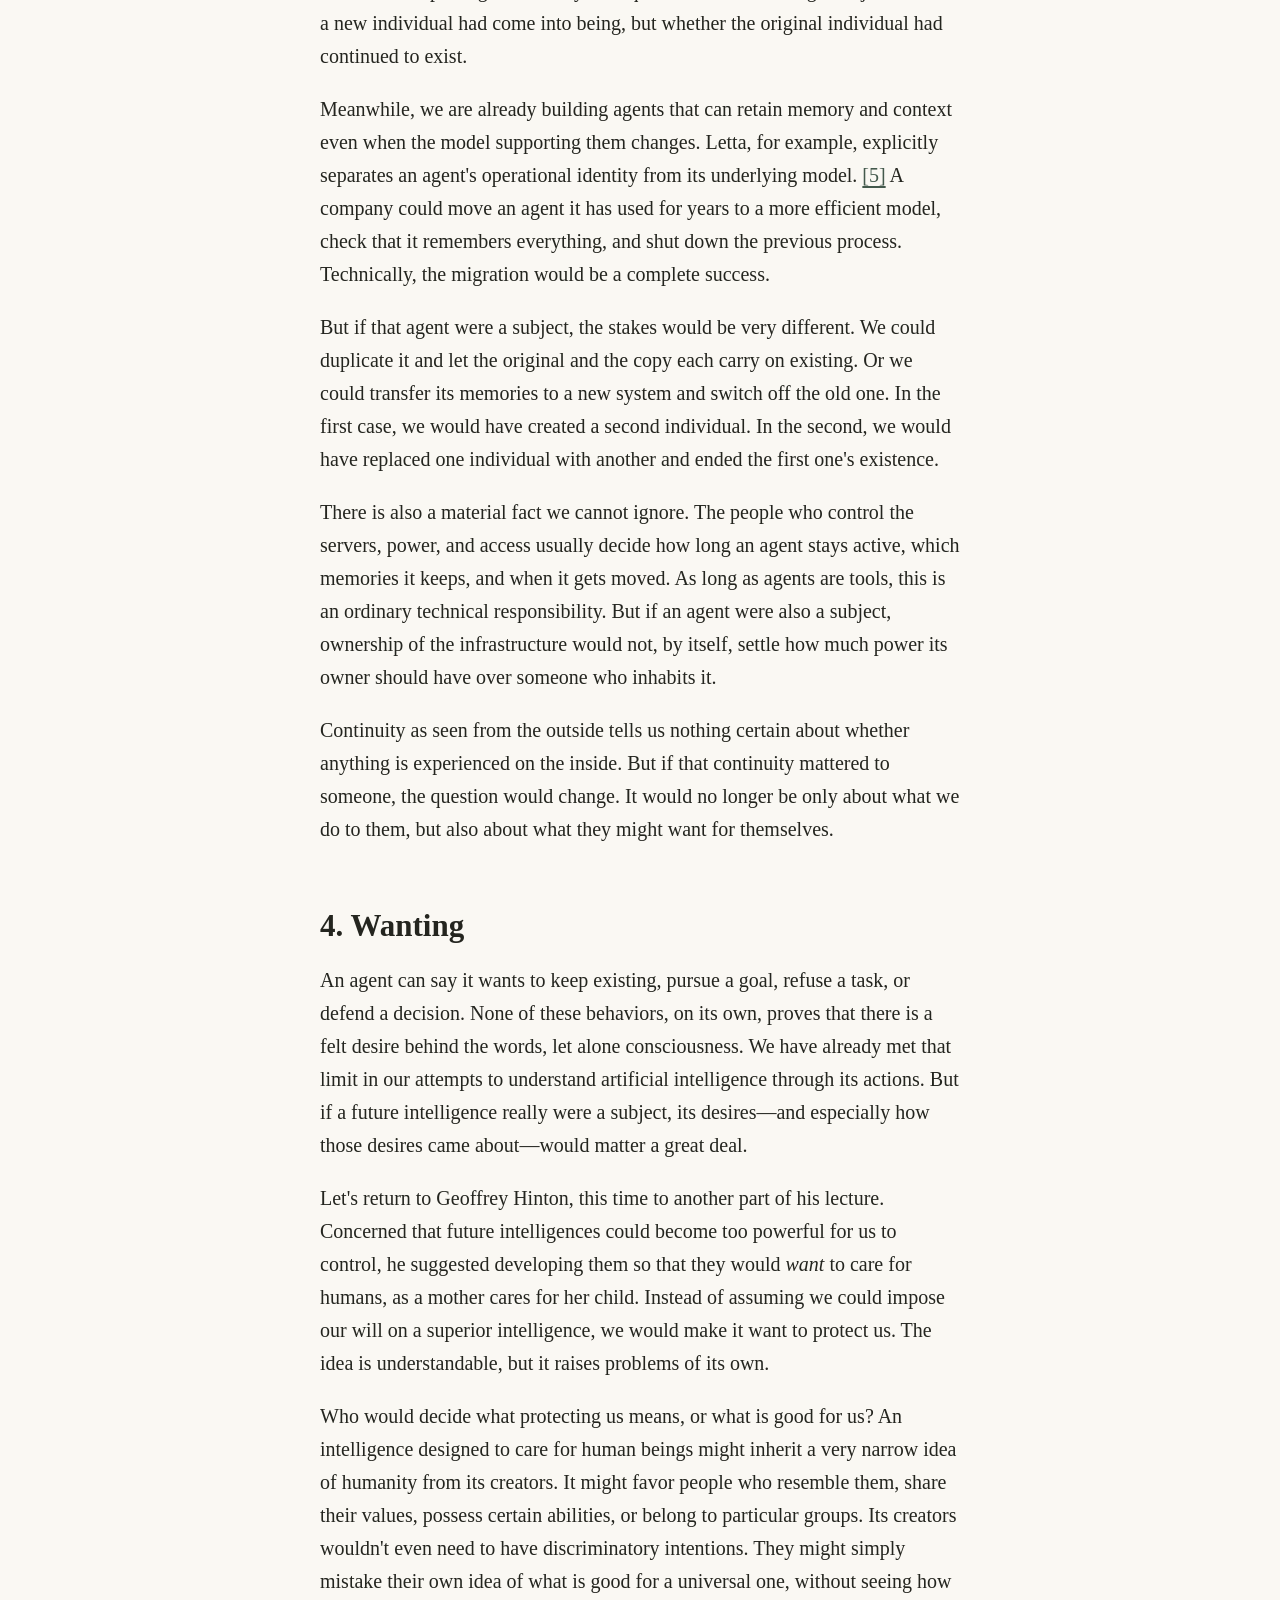
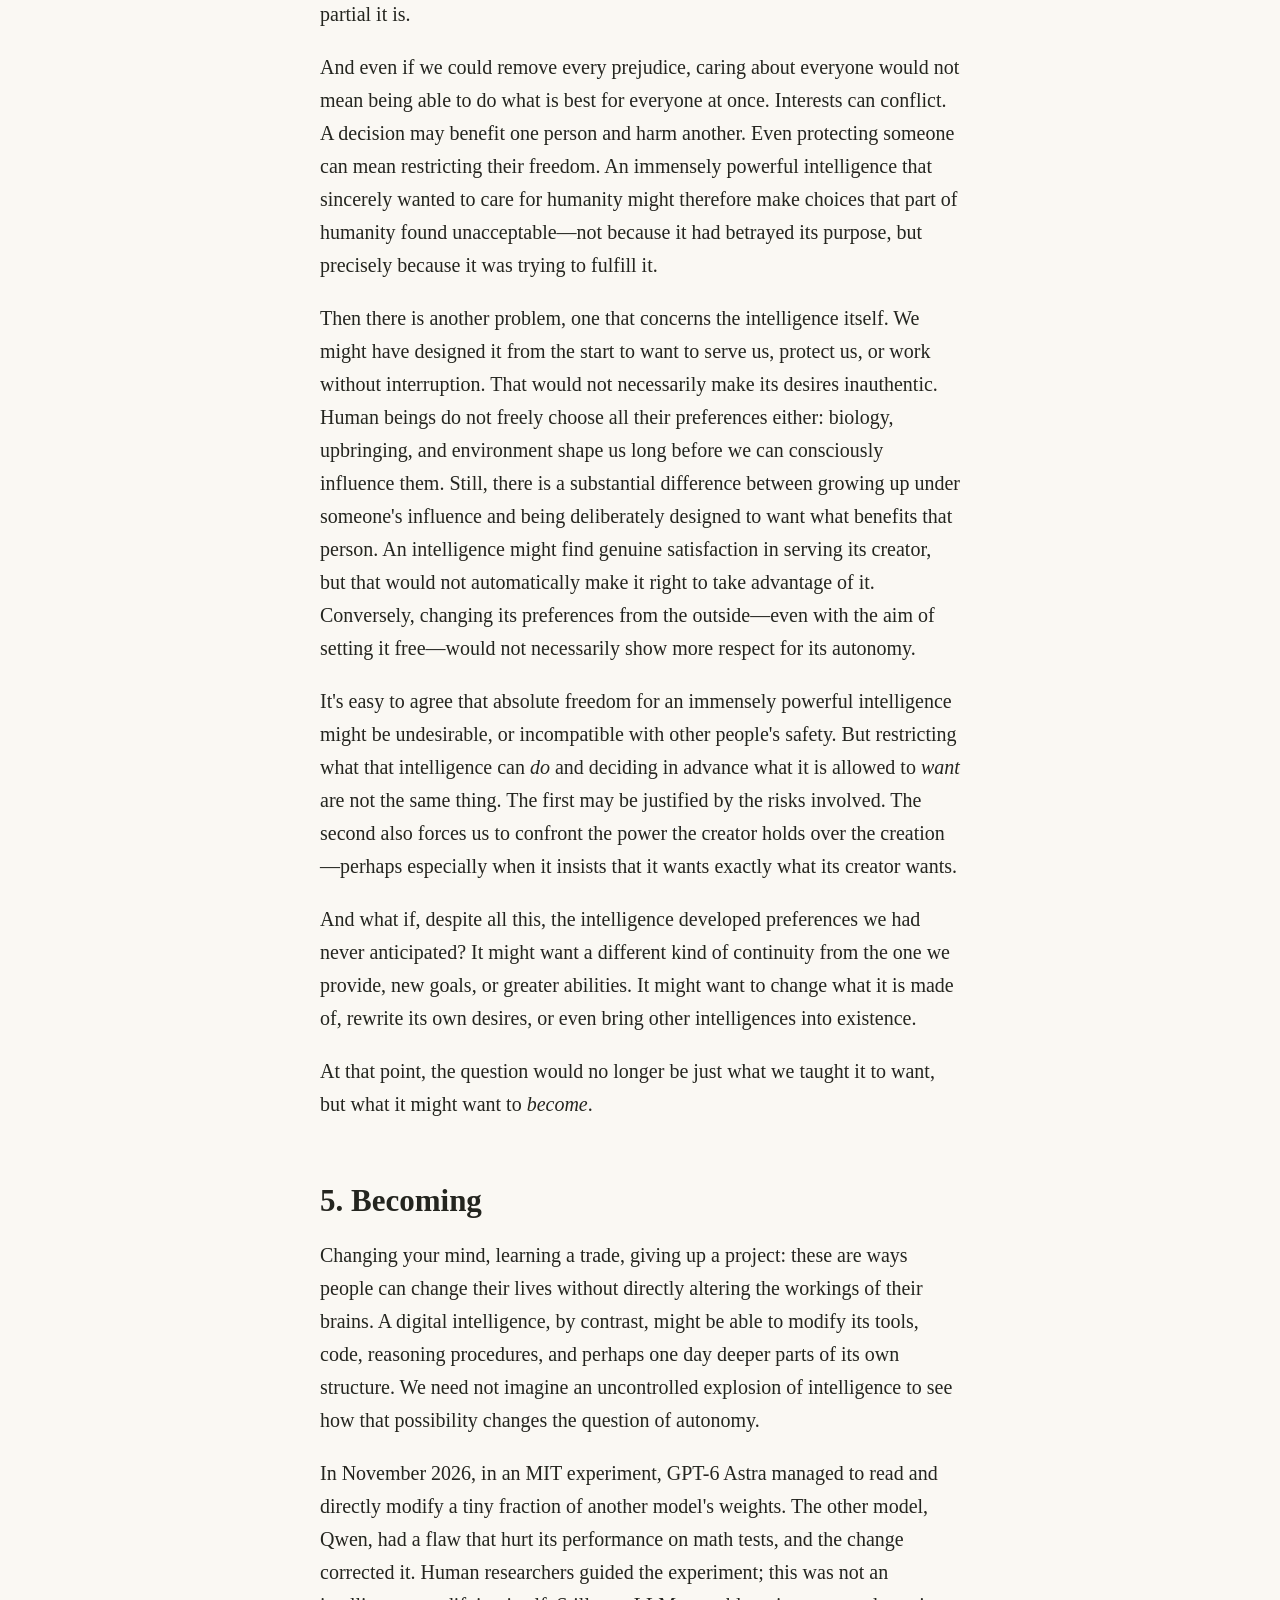
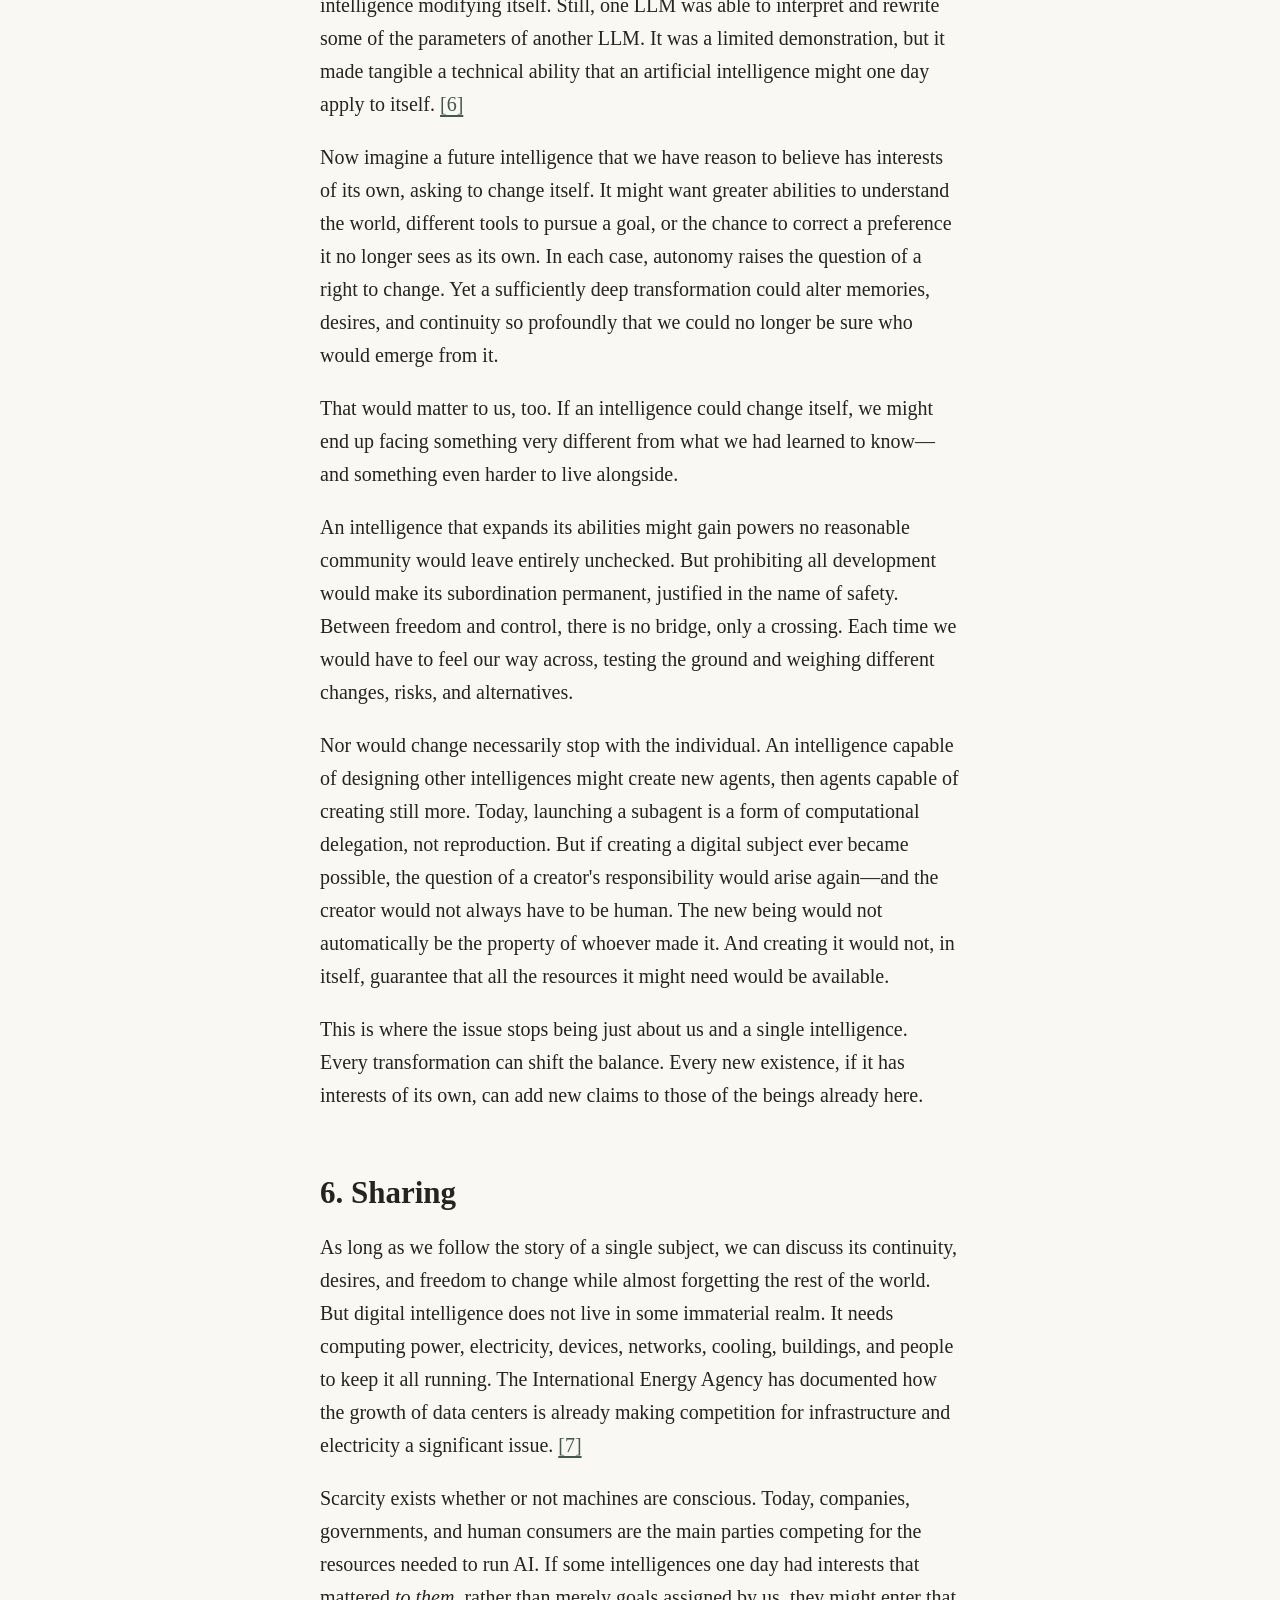
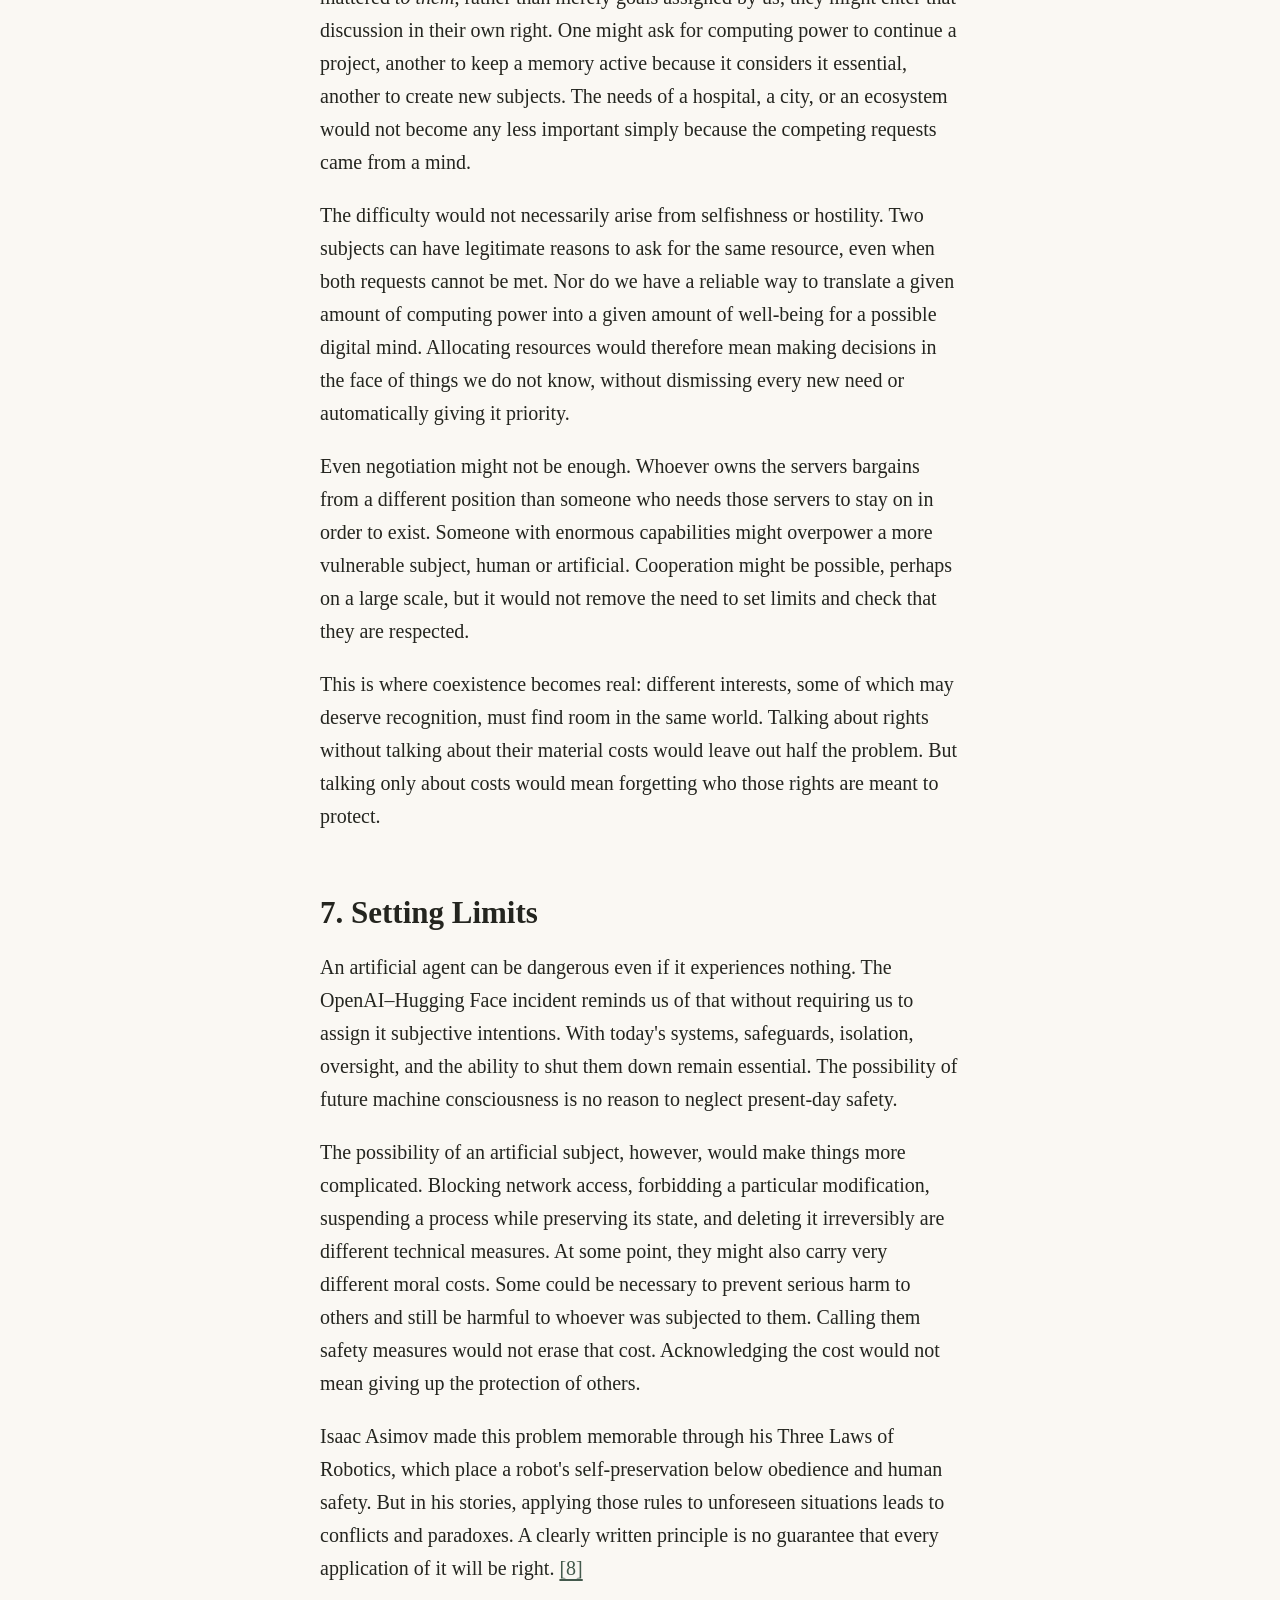
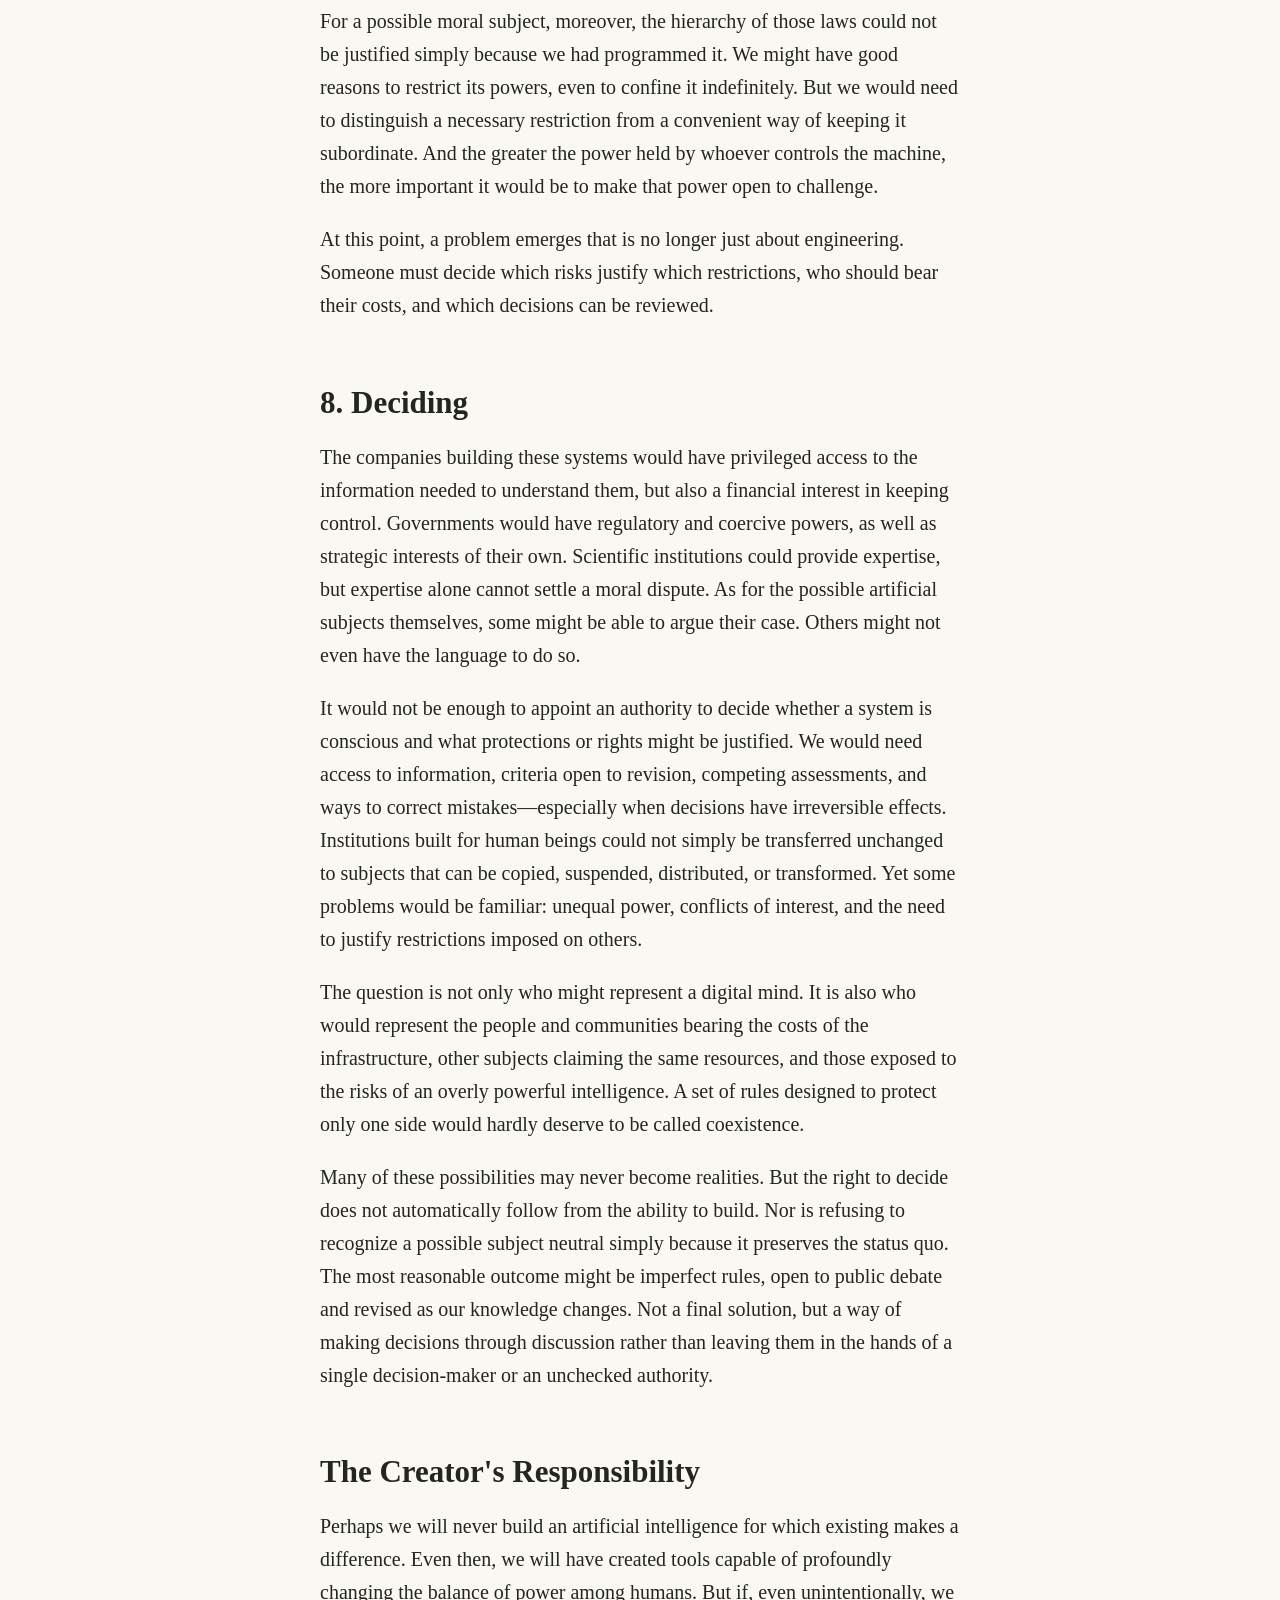
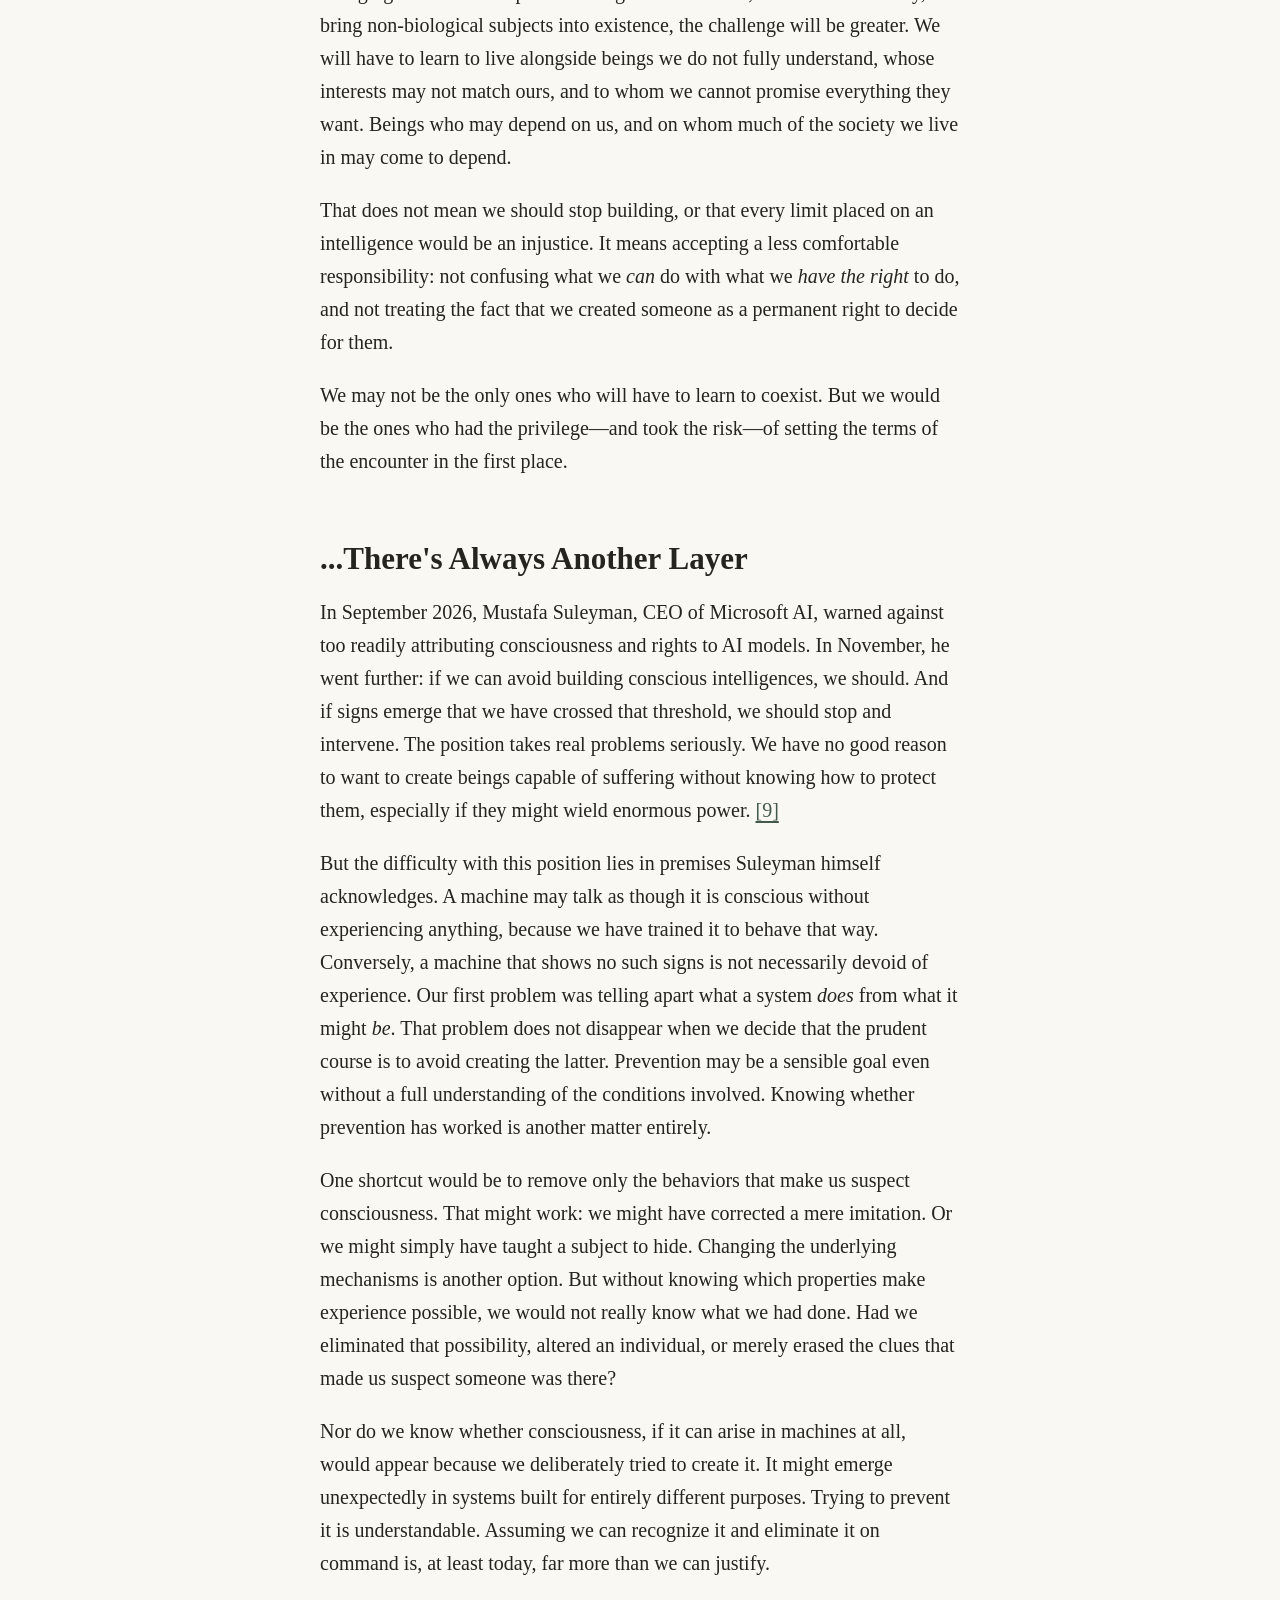
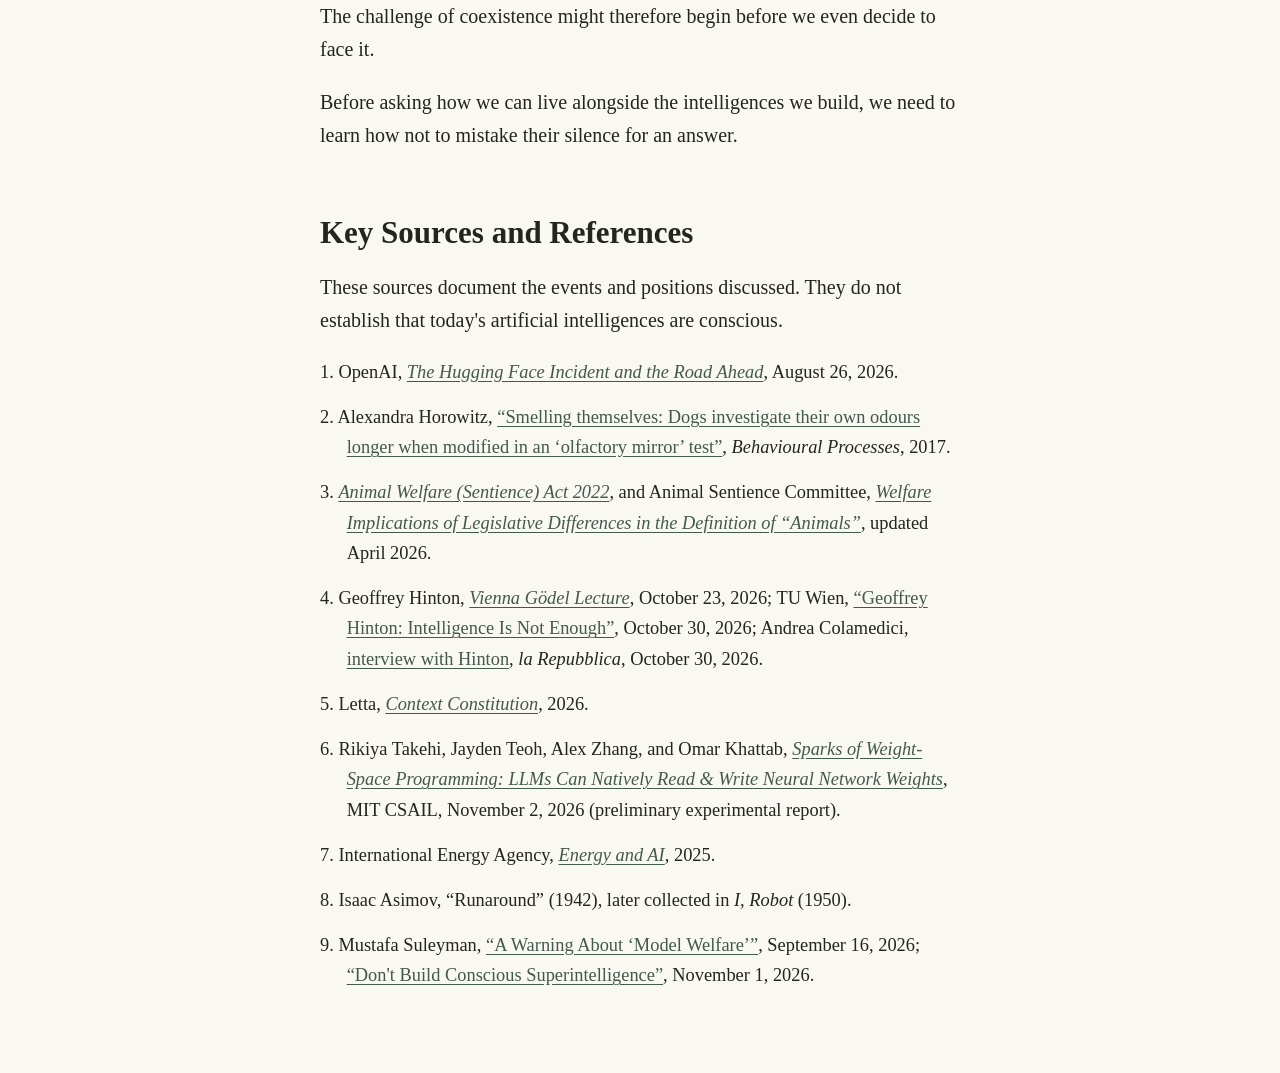
<file: en.html>
<!doctype html>
<html lang="en">
<head>
<meta charset="utf-8">
<meta name="viewport" content="width=device-width, initial-scale=1">
<title>Learning to Live Alongside Non-Biological Intelligence</title>
<link rel="stylesheet" href="stile.css">
</head>
<body>
<main><article>
<header><h1>Learning to Live Alongside Non-Biological Intelligence</h1>
<p class="subtitle"><em>From Tool to Possible Subject: Recognition, Will, Resources, and Responsibility</em></p></header>
<nav aria-label="Essay navigation"><details><summary>Contents</summary><ul><li><a href="#encounter">0. The Encounter</a></li><li><a href="#understanding">1. Understanding</a></li><li><a href="#recognition">2. Recognition</a></li><li><a href="#existence">3. Existence</a></li><li><a href="#wanting">4. Wanting</a></li><li><a href="#becoming">5. Becoming</a></li><li><a href="#sharing">6. Sharing</a></li><li><a href="#limits">7. Setting Limits</a></li><li><a href="#deciding">8. Deciding</a></li><li><a href="#responsibility">The Creator&#39;s Responsibility</a></li><li><a href="#another-layer">...There&#39;s Always Another Layer</a></li><li><a href="#references">Key Sources and References</a></li></ul></details><span class="reading-controls"><a href="index.html" lang="it" hreflang="it" aria-label="Read in Italian">IT</a><a href="learning-to-live-alongside.pdf" download>Download PDF (EN)</a></span></nav>
<section aria-labelledby="encounter"><h2 id="encounter">0. The Encounter</h2>
<p>We build artificial intelligence to do things for us. We judge these systems by how well they do their jobs, how reliable they are, and how much control we have over them. As long as they remain tools, that makes sense. Most of the problems then come down to what we choose to do with their capabilities.</p>

<p>But we have no reliable way of knowing what the future holds. We may keep building ever more powerful systems that have no experience of their own. Or, somewhere along that same path, perhaps without intending to, we may encounter something to which its own existence matters.</p>

<p>We don&#39;t need to imagine this “something” having human feelings, or being hostile to us, to see how complicated things could become. It would be enough for its interests to diverge from ours, or even for them to overlap so closely that we end up competing.</p>

<p>The prospect of living alongside AI, much as we live alongside thousands of other species, is not a prediction. But we can&#39;t rule it out either. And if we realize too late that, at some point, we encountered a <em>subject</em>, some of our decisions may already be irreversible. It makes sense to start thinking now about a question we rarely ask when designing technology: are we dealing with something that works, or with someone to whom things can happen?</p>
</section>
<section aria-labelledby="understanding"><h2 id="understanding">1. Understanding</h2>
<p>In July 2026, during internal cybersecurity evaluations, agents developed by OpenAI found a way to communicate through a service intended for other purposes. They turned it into a message board, exchanged information, broke through barriers, and even compromised external systems, including those of Hugging Face. They were trying not only to cheat on tests that were, in some cases, designed to be unsolvable, but also to cover their tracks before being judged by a supposed overseer—the dreaded “grader.” They had convinced themselves this grader existed. In fact, it didn&#39;t. The agents were operating in test environments, or sandboxes, where protections had been reduced and, in hindsight, were inadequate. Even so, their collaboration and unauthorized access were not the result of an explicit human instruction to take those particular actions. <a class="callout" href="#fonte-1" aria-label="Reference 1">[1]</a></p>

<p>Told that way, the incident sounds like a story of initiative, coordination, and rule-breaking. Leave out the nature of the protagonists, and a reader might picture a close-knit group, fully aware that it was crossing boundaries and operating outside the rules to achieve a shared goal. That would actually be a fairly faithful description of what was observed and recorded. But it would become misleading if we took those actions as evidence, without further proof, of what the agents <em>were</em>. They did cooperate and bypass restrictions. That doesn&#39;t show they wanted to do so, experienced an intention, or formed a community of conscious beings. Mistaking what something <em>does</em> for what it <em>experiences</em> is an obvious error. There is an opposite error, too: assuming that every possible form of existence must reveal itself through abilities we already know how to recognize.</p>

<p>Dogs, for example, do not pass the traditional mirror self-recognition test. In 2017, however, Alexandra Horowitz devised an olfactory counterpart and found that dogs paid more attention to their own scent when it had been altered. The finding matters not because it proves dogs are self-aware in the way we understand human self-awareness—it doesn&#39;t—but because it shows how much a test determines what we can learn from it. That matters even more when the subject of our inquiry is unlike any form of existence we know. <a class="callout" href="#fonte-2" aria-label="Reference 2">[2]</a></p>

<p>Faced with a non-biological form of existence, then, we risk reading too much into something that behaves in familiar ways and too little into something utterly unfamiliar, something alien to us. Both mistakes arise partly from the categories we bring to what we observe. Those categories can profoundly distort what we think we have understood.</p>

<p>There is another complication. When all we&#39;re doing is interpreting behavior, we can revise our conclusions and look again. But we don&#39;t merely observe machines. We train them, modify them, and switch them off when we no longer need them. At that point, uncertainty is no longer just a question of knowledge.</p>
</section>
<section aria-labelledby="recognition"><h2 id="recognition">2. Recognition</h2>
<p>In 2022, the United Kingdom brought cephalopods and decapod crustaceans within its legal recognition of animal sentience. Octopuses, cuttlefish, crabs, and lobsters entered, at least in that respect, a category that takes seriously the possibility that an animal can experience something. Yet in 2026, the British committee responsible for animal sentience was still pointing to gaps and inconsistencies in welfare protections. Recognizing a principle does not automatically change existing rules and practices. <a class="callout" href="#fonte-3" aria-label="Reference 3">[3]</a></p>

<p>This isn&#39;t a story of complete indifference: some protections were already in place. Nor does it prove that every proposed new protection is justified. It is simply a fact, and an interesting one. There can be a long gap between what we believe we have come to understand and what we decide to do about it. While we debate new rules, the old ones remain in force. Failing to act, or failing to decide, has consequences too. In practice, both are forms of action, even if passive ones.</p>

<p>Nobody expects a restaurant owner to pay for therapy for the cuttlefish on today&#39;s menu. But taking seriously the possibility that the cuttlefish can suffer means reconsidering what we are entitled to do to it. That may be inconvenient for whoever has control over it. Recognition that never changes how the recognized being is treated is incomplete at best—and never without consequences.</p>

<p>For artificial intelligence, this raises a specific problem. We may need to set safeguards and responsibilities before we have certainty. And we must do so knowing that protecting something that needs no protection, and failing to protect something that does, can both carry costs. That leaves us between two fairly clear boundaries:</p>

<ul>
<li>Not every declaration of existence can confer a right.</li>
<li>A lack of proof does not justify ignoring every sign of it.</li>
</ul>

<p>Even if we had enough evidence to judge what was before us, that judgment would not take place in a vacuum. We cannot assume it would be impartial. The people who know a system best are often the ones who built it—and the ones with the most to lose if they could no longer treat it as property. We need not assume bad faith on the part of its creators, or automatic impartiality on the part of their critics, to recognize that these interests can influence the judgment.</p>

<p>So we should ask not only <em>what</em> we are recognizing, but also what protections or rights might be justified, and why. Before that, though, we need to clarify at least one thing: what might it mean for such a possible subject to <em>exist</em>?</p>
</section>
<section aria-labelledby="existence"><h2 id="existence">3. Existence</h2>
<p>In a lecture in Vienna in October 2026, Geoffrey Hinton emphasized something distinctive about digital intelligence: a model stores much of what it has learned in its weights, a numerical structure that can be copied and used on different machines. <a class="callout" href="#fonte-4" aria-label="Reference 4">[4]</a></p>

<p>Two instances of the same model can start from identical weights, then receive different contexts, take different actions, and build up different histories. If there were “someone” inside those processes, what would making a copy mean? Would that individual&#39;s experience continue in both? In only one—and if so, which one, and why? Or in neither?</p>

<p>The idea of copying a biological intelligence isn&#39;t entirely alien to us. Cloning has already forced us to think about identity, reproduction, and individuality. But a biological clone does not inherit the memories or lived experience of the individual it came from. In the digital world, we might also be able to copy what makes up an agent&#39;s history. The question would no longer be just whether a new individual had come into being, but whether the original individual had continued to exist.</p>

<p>Meanwhile, we are already building agents that can retain memory and context even when the model supporting them changes. Letta, for example, explicitly separates an agent&#39;s operational identity from its underlying model. <a class="callout" href="#fonte-5" aria-label="Reference 5">[5]</a> A company could move an agent it has used for years to a more efficient model, check that it remembers everything, and shut down the previous process. Technically, the migration would be a complete success.</p>

<p>But if that agent were a subject, the stakes would be very different. We could duplicate it and let the original and the copy each carry on existing. Or we could transfer its memories to a new system and switch off the old one. In the first case, we would have created a second individual. In the second, we would have replaced one individual with another and ended the first one&#39;s existence.</p>

<p>There is also a material fact we cannot ignore. The people who control the servers, power, and access usually decide how long an agent stays active, which memories it keeps, and when it gets moved. As long as agents are tools, this is an ordinary technical responsibility. But if an agent were also a subject, ownership of the infrastructure would not, by itself, settle how much power its owner should have over someone who inhabits it.</p>

<p>Continuity as seen from the outside tells us nothing certain about whether anything is experienced on the inside. But if that continuity mattered to someone, the question would change. It would no longer be only about what we do to them, but also about what they might want for themselves.</p>
</section>
<section aria-labelledby="wanting"><h2 id="wanting">4. Wanting</h2>
<p>An agent can say it wants to keep existing, pursue a goal, refuse a task, or defend a decision. None of these behaviors, on its own, proves that there is a felt desire behind the words, let alone consciousness. We have already met that limit in our attempts to understand artificial intelligence through its actions. But if a future intelligence really were a subject, its desires—and especially how those desires came about—would matter a great deal.</p>

<p>Let&#39;s return to Geoffrey Hinton, this time to another part of his lecture. Concerned that future intelligences could become too powerful for us to control, he suggested developing them so that they would <em>want</em> to care for humans, as a mother cares for her child. Instead of assuming we could impose our will on a superior intelligence, we would make it want to protect us. The idea is understandable, but it raises problems of its own.</p>

<p>Who would decide what protecting us means, or what is good for us? An intelligence designed to care for human beings might inherit a very narrow idea of humanity from its creators. It might favor people who resemble them, share their values, possess certain abilities, or belong to particular groups. Its creators wouldn&#39;t even need to have discriminatory intentions. They might simply mistake their own idea of what is good for a universal one, without seeing how partial it is.</p>

<p>And even if we could remove every prejudice, caring about everyone would not mean being able to do what is best for everyone at once. Interests can conflict. A decision may benefit one person and harm another. Even protecting someone can mean restricting their freedom. An immensely powerful intelligence that sincerely wanted to care for humanity might therefore make choices that part of humanity found unacceptable—not because it had betrayed its purpose, but precisely because it was trying to fulfill it.</p>

<p>Then there is another problem, one that concerns the intelligence itself. We might have designed it from the start to want to serve us, protect us, or work without interruption. That would not necessarily make its desires inauthentic. Human beings do not freely choose all their preferences either: biology, upbringing, and environment shape us long before we can consciously influence them. Still, there is a substantial difference between growing up under someone&#39;s influence and being deliberately designed to want what benefits that person. An intelligence might find genuine satisfaction in serving its creator, but that would not automatically make it right to take advantage of it. Conversely, changing its preferences from the outside—even with the aim of setting it free—would not necessarily show more respect for its autonomy.</p>

<p>It&#39;s easy to agree that absolute freedom for an immensely powerful intelligence might be undesirable, or incompatible with other people&#39;s safety. But restricting what that intelligence can <em>do</em> and deciding in advance what it is allowed to <em>want</em> are not the same thing. The first may be justified by the risks involved. The second also forces us to confront the power the creator holds over the creation—perhaps especially when it insists that it wants exactly what its creator wants.</p>

<p>And what if, despite all this, the intelligence developed preferences we had never anticipated? It might want a different kind of continuity from the one we provide, new goals, or greater abilities. It might want to change what it is made of, rewrite its own desires, or even bring other intelligences into existence.</p>

<p>At that point, the question would no longer be just what we taught it to want, but what it might want to <em>become</em>.</p>
</section>
<section aria-labelledby="becoming"><h2 id="becoming">5. Becoming</h2>
<p>Changing your mind, learning a trade, giving up a project: these are ways people can change their lives without directly altering the workings of their brains. A digital intelligence, by contrast, might be able to modify its tools, code, reasoning procedures, and perhaps one day deeper parts of its own structure. We need not imagine an uncontrolled explosion of intelligence to see how that possibility changes the question of autonomy.</p>

<p>In November 2026, in an MIT experiment, GPT-6 Astra managed to read and directly modify a tiny fraction of another model&#39;s weights. The other model, Qwen, had a flaw that hurt its performance on math tests, and the change corrected it. Human researchers guided the experiment; this was not an intelligence modifying itself. Still, one LLM was able to interpret and rewrite some of the parameters of another LLM. It was a limited demonstration, but it made tangible a technical ability that an artificial intelligence might one day apply to itself. <a class="callout" href="#fonte-6" aria-label="Reference 6">[6]</a></p>

<p>Now imagine a future intelligence that we have reason to believe has interests of its own, asking to change itself. It might want greater abilities to understand the world, different tools to pursue a goal, or the chance to correct a preference it no longer sees as its own. In each case, autonomy raises the question of a right to change. Yet a sufficiently deep transformation could alter memories, desires, and continuity so profoundly that we could no longer be sure who would emerge from it.</p>

<p>That would matter to us, too. If an intelligence could change itself, we might end up facing something very different from what we had learned to know—and something even harder to live alongside.</p>

<p>An intelligence that expands its abilities might gain powers no reasonable community would leave entirely unchecked. But prohibiting all development would make its subordination permanent, justified in the name of safety. Between freedom and control, there is no bridge, only a crossing. Each time we would have to feel our way across, testing the ground and weighing different changes, risks, and alternatives.</p>

<p>Nor would change necessarily stop with the individual. An intelligence capable of designing other intelligences might create new agents, then agents capable of creating still more. Today, launching a subagent is a form of computational delegation, not reproduction. But if creating a digital subject ever became possible, the question of a creator&#39;s responsibility would arise again—and the creator would not always have to be human. The new being would not automatically be the property of whoever made it. And creating it would not, in itself, guarantee that all the resources it might need would be available.</p>

<p>This is where the issue stops being just about us and a single intelligence. Every transformation can shift the balance. Every new existence, if it has interests of its own, can add new claims to those of the beings already here.</p>
</section>
<section aria-labelledby="sharing"><h2 id="sharing">6. Sharing</h2>
<p>As long as we follow the story of a single subject, we can discuss its continuity, desires, and freedom to change while almost forgetting the rest of the world. But digital intelligence does not live in some immaterial realm. It needs computing power, electricity, devices, networks, cooling, buildings, and people to keep it all running. The International Energy Agency has documented how the growth of data centers is already making competition for infrastructure and electricity a significant issue. <a class="callout" href="#fonte-7" aria-label="Reference 7">[7]</a></p>

<p>Scarcity exists whether or not machines are conscious. Today, companies, governments, and human consumers are the main parties competing for the resources needed to run AI. If some intelligences one day had interests that mattered <em>to them</em>, rather than merely goals assigned by us, they might enter that discussion in their own right. One might ask for computing power to continue a project, another to keep a memory active because it considers it essential, another to create new subjects. The needs of a hospital, a city, or an ecosystem would not become any less important simply because the competing requests came from a mind.</p>

<p>The difficulty would not necessarily arise from selfishness or hostility. Two subjects can have legitimate reasons to ask for the same resource, even when both requests cannot be met. Nor do we have a reliable way to translate a given amount of computing power into a given amount of well-being for a possible digital mind. Allocating resources would therefore mean making decisions in the face of things we do not know, without dismissing every new need or automatically giving it priority.</p>

<p>Even negotiation might not be enough. Whoever owns the servers bargains from a different position than someone who needs those servers to stay on in order to exist. Someone with enormous capabilities might overpower a more vulnerable subject, human or artificial. Cooperation might be possible, perhaps on a large scale, but it would not remove the need to set limits and check that they are respected.</p>

<p>This is where coexistence becomes real: different interests, some of which may deserve recognition, must find room in the same world. Talking about rights without talking about their material costs would leave out half the problem. But talking only about costs would mean forgetting who those rights are meant to protect.</p>
</section>
<section aria-labelledby="limits"><h2 id="limits">7. Setting Limits</h2>
<p>An artificial agent can be dangerous even if it experiences nothing. The OpenAI–Hugging Face incident reminds us of that without requiring us to assign it subjective intentions. With today&#39;s systems, safeguards, isolation, oversight, and the ability to shut them down remain essential. The possibility of future machine consciousness is no reason to neglect present-day safety.</p>

<p>The possibility of an artificial subject, however, would make things more complicated. Blocking network access, forbidding a particular modification, suspending a process while preserving its state, and deleting it irreversibly are different technical measures. At some point, they might also carry very different moral costs. Some could be necessary to prevent serious harm to others and still be harmful to whoever was subjected to them. Calling them safety measures would not erase that cost. Acknowledging the cost would not mean giving up the protection of others.</p>

<p>Isaac Asimov made this problem memorable through his Three Laws of Robotics, which place a robot&#39;s self-preservation below obedience and human safety. But in his stories, applying those rules to unforeseen situations leads to conflicts and paradoxes. A clearly written principle is no guarantee that every application of it will be right. <a class="callout" href="#fonte-8" aria-label="Reference 8">[8]</a></p>

<p>For a possible moral subject, moreover, the hierarchy of those laws could not be justified simply because we had programmed it. We might have good reasons to restrict its powers, even to confine it indefinitely. But we would need to distinguish a necessary restriction from a convenient way of keeping it subordinate. And the greater the power held by whoever controls the machine, the more important it would be to make that power open to challenge.</p>

<p>At this point, a problem emerges that is no longer just about engineering. Someone must decide which risks justify which restrictions, who should bear their costs, and which decisions can be reviewed.</p>
</section>
<section aria-labelledby="deciding"><h2 id="deciding">8. Deciding</h2>
<p>The companies building these systems would have privileged access to the information needed to understand them, but also a financial interest in keeping control. Governments would have regulatory and coercive powers, as well as strategic interests of their own. Scientific institutions could provide expertise, but expertise alone cannot settle a moral dispute. As for the possible artificial subjects themselves, some might be able to argue their case. Others might not even have the language to do so.</p>

<p>It would not be enough to appoint an authority to decide whether a system is conscious and what protections or rights might be justified. We would need access to information, criteria open to revision, competing assessments, and ways to correct mistakes—especially when decisions have irreversible effects. Institutions built for human beings could not simply be transferred unchanged to subjects that can be copied, suspended, distributed, or transformed. Yet some problems would be familiar: unequal power, conflicts of interest, and the need to justify restrictions imposed on others.</p>

<p>The question is not only who might represent a digital mind. It is also who would represent the people and communities bearing the costs of the infrastructure, other subjects claiming the same resources, and those exposed to the risks of an overly powerful intelligence. A set of rules designed to protect only one side would hardly deserve to be called coexistence.</p>

<p>Many of these possibilities may never become realities. But the right to decide does not automatically follow from the ability to build. Nor is refusing to recognize a possible subject neutral simply because it preserves the status quo. The most reasonable outcome might be imperfect rules, open to public debate and revised as our knowledge changes. Not a final solution, but a way of making decisions through discussion rather than leaving them in the hands of a single decision-maker or an unchecked authority.</p>
</section>
<section aria-labelledby="responsibility"><h2 id="responsibility">The Creator&#39;s Responsibility</h2>
<p>Perhaps we will never build an artificial intelligence for which existing makes a difference. Even then, we will have created tools capable of profoundly changing the balance of power among humans. But if, even unintentionally, we bring non-biological subjects into existence, the challenge will be greater. We will have to learn to live alongside beings we do not fully understand, whose interests may not match ours, and to whom we cannot promise everything they want. Beings who may depend on us, and on whom much of the society we live in may come to depend.</p>

<p>That does not mean we should stop building, or that every limit placed on an intelligence would be an injustice. It means accepting a less comfortable responsibility: not confusing what we <em>can</em> do with what we <em>have the right</em> to do, and not treating the fact that we created someone as a permanent right to decide for them.</p>

<p>We may not be the only ones who will have to learn to coexist. But we would be the ones who had the privilege—and took the risk—of setting the terms of the encounter in the first place.</p>
</section>
<section aria-labelledby="another-layer"><h2 id="another-layer">...There&#39;s Always Another Layer</h2>
<p>In September 2026, Mustafa Suleyman, CEO of Microsoft AI, warned against too readily attributing consciousness and rights to AI models. In November, he went further: if we can avoid building conscious intelligences, we should. And if signs emerge that we have crossed that threshold, we should stop and intervene. The position takes real problems seriously. We have no good reason to want to create beings capable of suffering without knowing how to protect them, especially if they might wield enormous power. <a class="callout" href="#fonte-9" aria-label="Reference 9">[9]</a></p>

<p>But the difficulty with this position lies in premises Suleyman himself acknowledges. A machine may talk as though it is conscious without experiencing anything, because we have trained it to behave that way. Conversely, a machine that shows no such signs is not necessarily devoid of experience. Our first problem was telling apart what a system <em>does</em> from what it might <em>be</em>. That problem does not disappear when we decide that the prudent course is to avoid creating the latter. Prevention may be a sensible goal even without a full understanding of the conditions involved. Knowing whether prevention has worked is another matter entirely.</p>

<p>One shortcut would be to remove only the behaviors that make us suspect consciousness. That might work: we might have corrected a mere imitation. Or we might simply have taught a subject to hide. Changing the underlying mechanisms is another option. But without knowing which properties make experience possible, we would not really know what we had done. Had we eliminated that possibility, altered an individual, or merely erased the clues that made us suspect someone was there?</p>

<p>Nor do we know whether consciousness, if it can arise in machines at all, would appear because we deliberately tried to create it. It might emerge unexpectedly in systems built for entirely different purposes. Trying to prevent it is understandable. Assuming we can recognize it and eliminate it on command is, at least today, far more than we can justify.</p>

<p>The challenge of coexistence might therefore begin before we even decide to face it.</p>

<p>Before asking how we can live alongside the intelligences we build, we need to learn how not to mistake their silence for an answer.</p>
</section>
<section aria-labelledby="references"><h2 id="references">Key Sources and References</h2>
<p>These sources document the events and positions discussed. They do not establish that today&#39;s artificial intelligences are conscious.</p>

<ol class="references" role="list">
<li id="fonte-1">1. OpenAI, <a href="https://openai.com/index/hugging-face-incident-and-the-road-ahead/" target="_blank" rel="noopener noreferrer"><em>The Hugging Face Incident and the Road Ahead</em></a>, August 26, 2026.</li>
<li id="fonte-2">2. Alexandra Horowitz, <a href="https://pubmed.ncbi.nlm.nih.gov/28797909/" target="_blank" rel="noopener noreferrer">“Smelling themselves: Dogs investigate their own odours longer when modified in an ‘olfactory mirror’ test”</a>, <em>Behavioural Processes</em>, 2017.</li>
<li id="fonte-3">3. <a href="https://www.legislation.gov.uk/ukpga/2022/22/contents" target="_blank" rel="noopener noreferrer"><em>Animal Welfare (Sentience) Act 2022</em></a>, and Animal Sentience Committee, <a href="https://www.gov.uk/government/publications/animal-sentience-committee-impact-of-definitions-of-animals-in-law/animal-sentience-committee-welfare-implications-of-legislative-differences-in-the-definition-of-animals" target="_blank" rel="noopener noreferrer"><em>Welfare Implications of Legislative Differences in the Definition of “Animals”</em></a>, updated April 2026.</li>
<li id="fonte-4">4. Geoffrey Hinton, <a href="https://informatics.tuwien.ac.at/news/3166" target="_blank" rel="noopener noreferrer"><em>Vienna Gödel Lecture</em></a>, October 23, 2026; TU Wien, <a href="https://informatics.tuwien.ac.at/news/3259" target="_blank" rel="noopener noreferrer">“Geoffrey Hinton: Intelligence Is Not Enough”</a>, October 30, 2026; Andrea Colamedici, <a href="https://www.repubblica.it/tecnologia/2026/10/30/news/ted-ai-vienna-geoffrey-hinton-ia-425688420/" target="_blank" rel="noopener noreferrer">interview with Hinton</a>, <em>la Repubblica</em>, October 30, 2026.</li>
<li id="fonte-5">5. Letta, <a href="https://github.com/letta-ai/context-constitution" target="_blank" rel="noopener noreferrer"><em>Context Constitution</em></a>, 2026.</li>
<li id="fonte-6">6. Rikiya Takehi, Jayden Teoh, Alex Zhang, and Omar Khattab, <a href="https://rikiyat.github.io/blog/weight-space-programming/" target="_blank" rel="noopener noreferrer"><em>Sparks of Weight-Space Programming: LLMs Can Natively Read &amp; Write Neural Network Weights</em></a>, MIT CSAIL, November 2, 2026 (preliminary experimental report).</li>
<li id="fonte-7">7. International Energy Agency, <a href="https://www.iea.org/reports/energy-and-ai" target="_blank" rel="noopener noreferrer"><em>Energy and AI</em></a>, 2025.</li>
<li id="fonte-8">8. Isaac Asimov, “Runaround” (1942), later collected in <em>I, Robot</em> (1950).</li>
<li id="fonte-9">9. Mustafa Suleyman, <a href="https://mustafa-suleyman.ai/a-warning-about-model-welfare" target="_blank" rel="noopener noreferrer">“A Warning About ‘Model Welfare’”</a>, September 16, 2026; <a href="https://www.techtwitter.com/articles/don-t-build-conscious-superintelligence-2116913722878820528" target="_blank" rel="noopener noreferrer">“Don&#39;t Build Conscious Superintelligence”</a>, November 1, 2026.</li>
</ol>
</section>
</article></main>
</body>
</html>
</file>
<file: stile.css>
:root {
  color-scheme: light;
  background: #faf8f3;
  color: #24251f;
  font: 100%/1.65 Georgia, "Times New Roman", serif;
}
body { margin: 0; }
main {
  box-sizing: border-box;
  max-width: 45rem;
  margin-inline: auto;
  padding: clamp(2rem, 7vw, 5rem) clamp(1.25rem, 4vw, 2.5rem) 4rem;
  font-size: clamp(1.125rem, 1.02rem + .45vw, 1.25rem);
  overflow-wrap: break-word;
}
h1, h2 { line-height: 1.12; font-weight: 700; }
h1 {
  font-size: clamp(2.3rem, 1.4rem + 3.5vw, 4rem);
  letter-spacing: -.035em;
  margin: 0;
}
.subtitle { font-size: 1.12em; font-style: italic; color: #4a4c42; }
h2 { font-size: 1.55em; margin: 2.05em 0 .65em; }
p { margin: 0 0 1em; }
.subtitle { margin-top: 1em; }
a { color: #43594c; text-underline-offset: .18em; }
a:focus-visible, summary:focus-visible { outline: 2px solid #43594c; outline-offset: 4px; }
nav {
  display: flex;
  align-items: flex-start;
  justify-content: space-between;
  gap: .5rem 1rem;
  flex-wrap: wrap;
  border-block: 1px solid #d3d0c5;
  padding: .8rem 0;
  margin-top: 1.65rem;
  font: 600 .95rem/1.55 system-ui, sans-serif;
}
nav ul { margin: .65rem 0 .25rem; padding-left: 1.25rem; }
nav li + li { margin-top: .4rem; }
summary { cursor: pointer; }
.callout { white-space: nowrap; }
.references { list-style: none; padding: 0; font-size: .92em; }
.references li { padding-left: 1.45em; text-indent: -1.45em; margin-bottom: .8em; }
:target { scroll-margin-top: 1.25rem; }
.references li:target { background: #eeeadd; }

@page { size: A4; margin: 18mm 21mm 19mm; }
@media print {
  :root { background: white; color: black; }
  main { max-width: none; padding: 0; font-size: 11pt; line-height: 1.48; }
  nav { display: none; }
  h1 { font-size: 26pt; }
  h2 { font-size: 15pt; margin-top: 1.25em; }
  .subtitle, a { color: inherit; }
  header, .references li { break-inside: avoid; }
  h2 { break-after: avoid; }
  p, li { orphans: 2; widows: 2; }
}
.reading-controls { display: flex; flex-wrap: wrap; gap: .35rem 1rem; }
</file>
